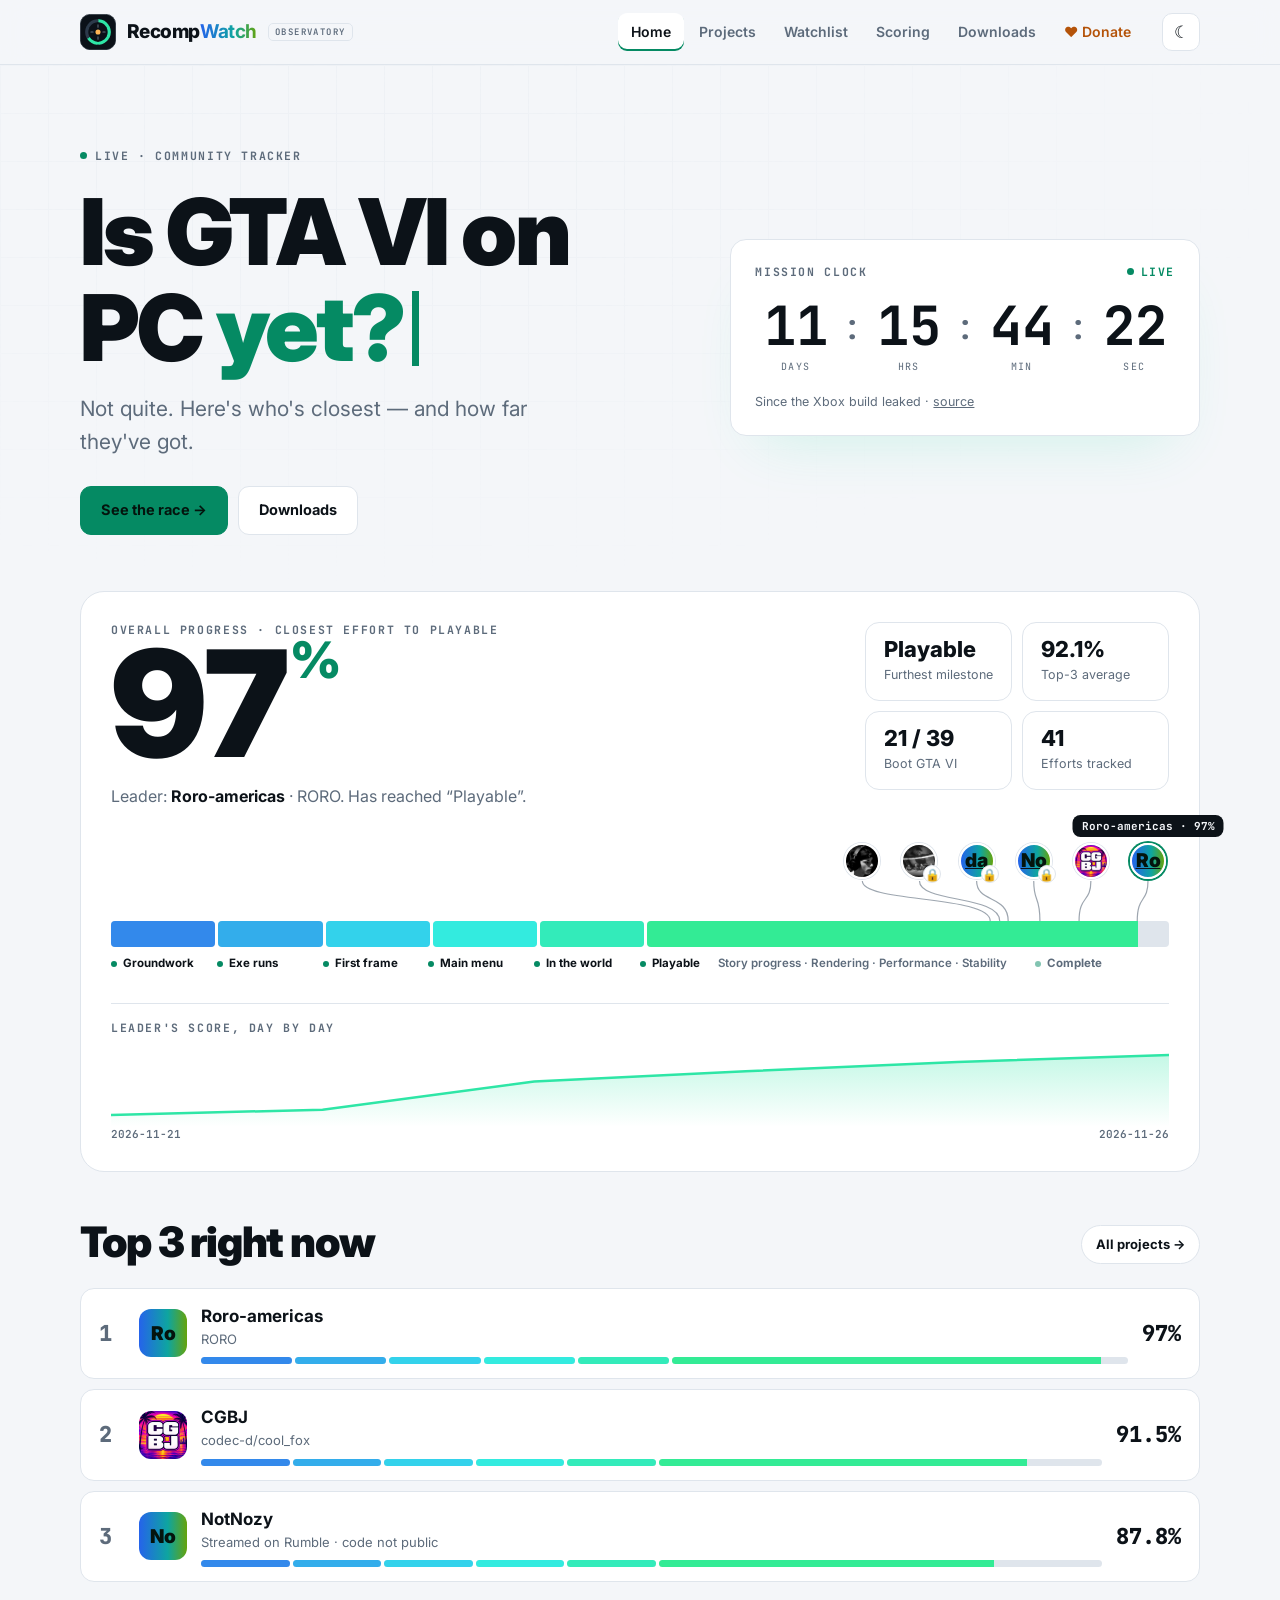
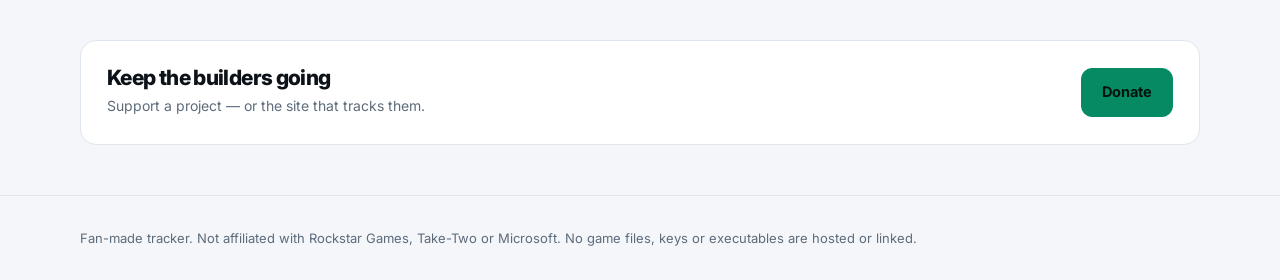
<file: index.html>
<!DOCTYPE html>
<html lang="en"><head><meta charset="utf-8"><meta name="viewport" content="width=device-width, initial-scale=1">
<title>RecompWatch — Is GTA VI on PC yet?</title><meta name="description" content="RecompWatch — live tracker of community efforts to run GTA VI on PC.">
<meta property="og:title" content="Is GTA VI on PC yet?"><meta property="og:description" content="Every serious PC port effort, ranked by real milestones."><meta name="twitter:card" content="summary_large_image">
<link rel="icon" href="assets/favicon.svg" type="image/svg+xml"><link rel="preconnect" href="https://fonts.googleapis.com"><link href="https://fonts.googleapis.com/css2?family=Inter:wght@400;600;700;800;900&family=JetBrains+Mono:wght@500;700&display=swap" rel="stylesheet"><link rel="stylesheet" href="css/styles.css">
</head><body data-page="home">
<script src="data/data.js"></script><script src="js/app.js"></script></body></html>
</file>
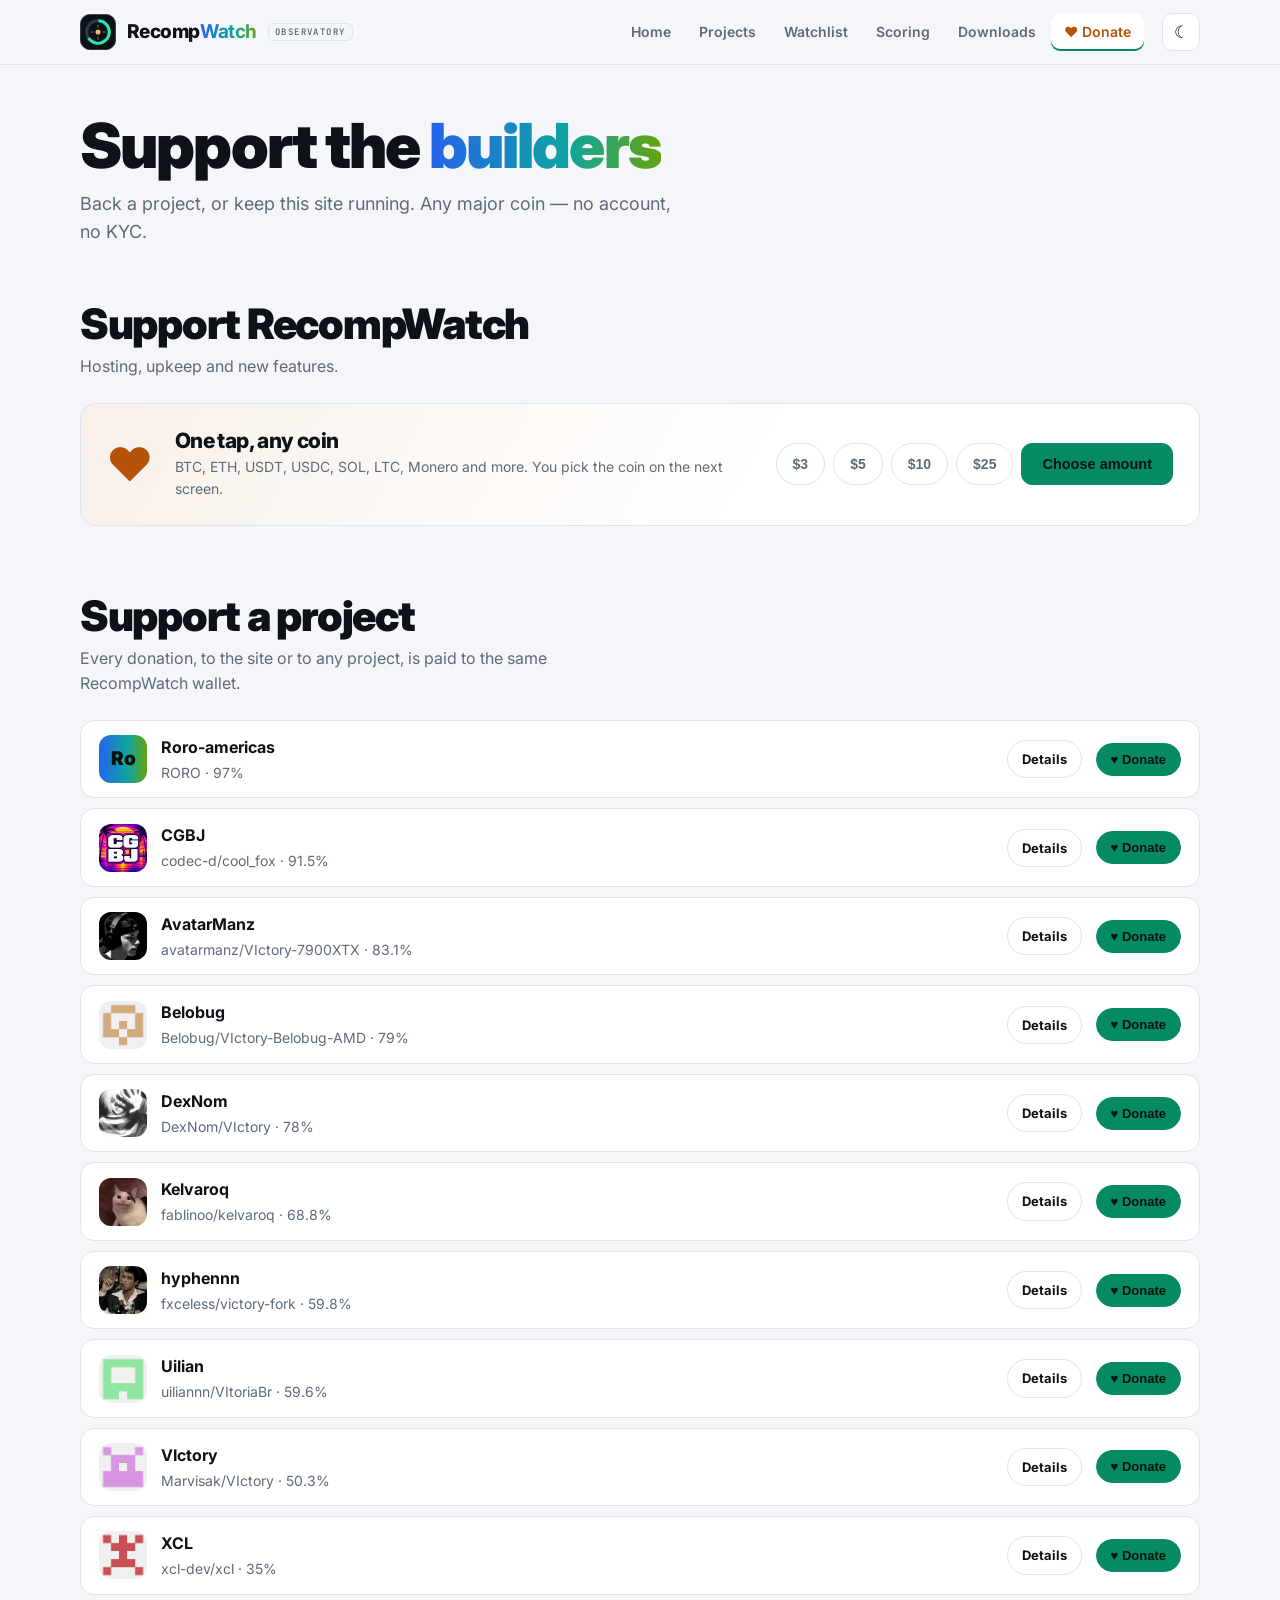
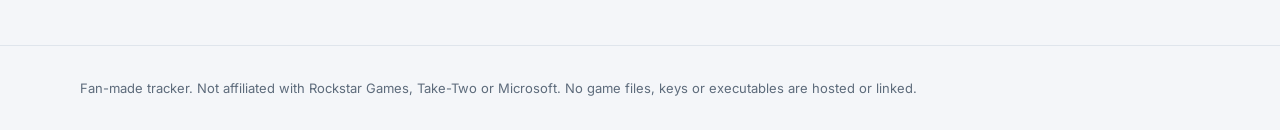
<file: donate.html>
<!DOCTYPE html>
<html lang="en"><head><meta charset="utf-8"><meta name="viewport" content="width=device-width, initial-scale=1">
<title>Donate — RecompWatch</title><meta name="description" content="RecompWatch — live tracker of community efforts to run GTA VI on PC.">
<meta property="og:title" content="Is GTA VI on PC yet?"><meta property="og:description" content="Every serious PC port effort, ranked by real milestones."><meta name="twitter:card" content="summary_large_image">
<link rel="icon" href="assets/favicon.svg" type="image/svg+xml"><link rel="preconnect" href="https://fonts.googleapis.com"><link href="https://fonts.googleapis.com/css2?family=Inter:wght@400;600;700;800;900&family=JetBrains+Mono:wght@500;700&display=swap" rel="stylesheet"><link rel="stylesheet" href="css/styles.css">
</head><body data-page="donate">
<script src="data/data.js"></script><script src="js/app.js"></script></body></html>
</file>
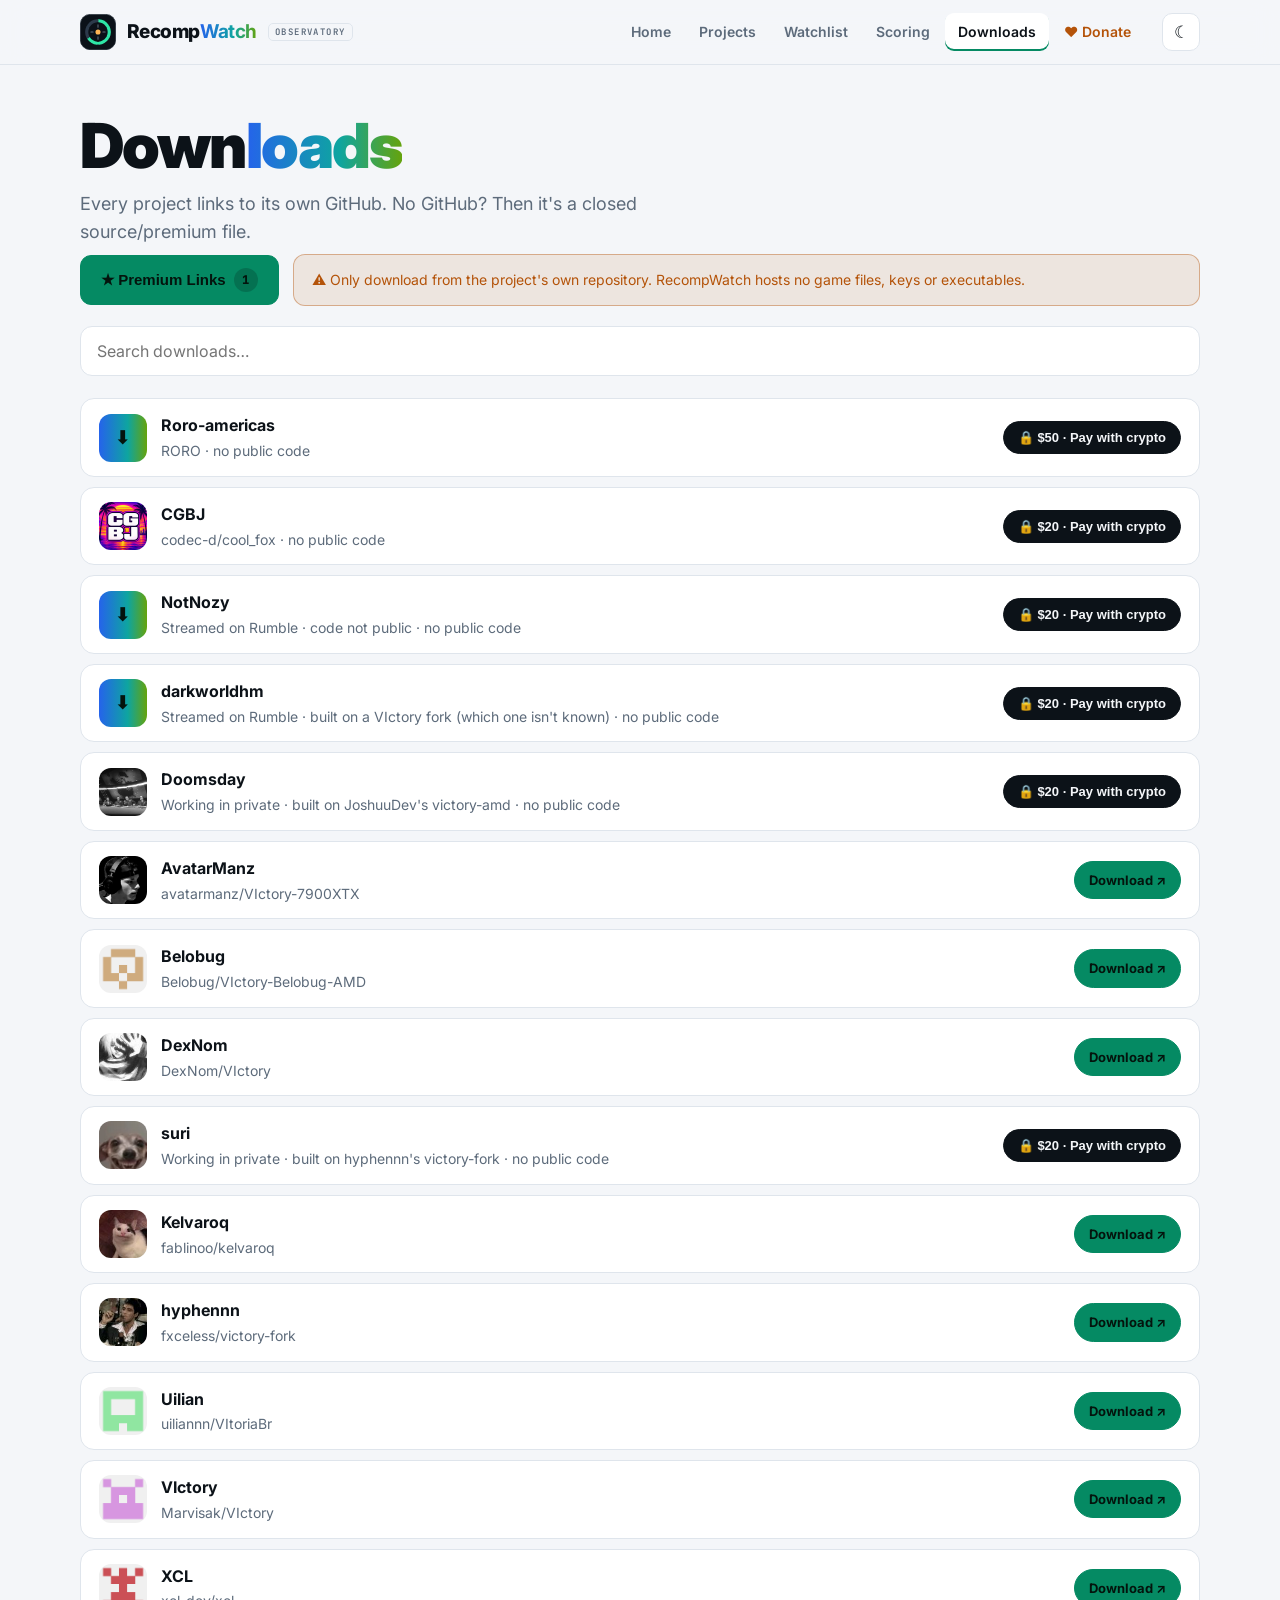
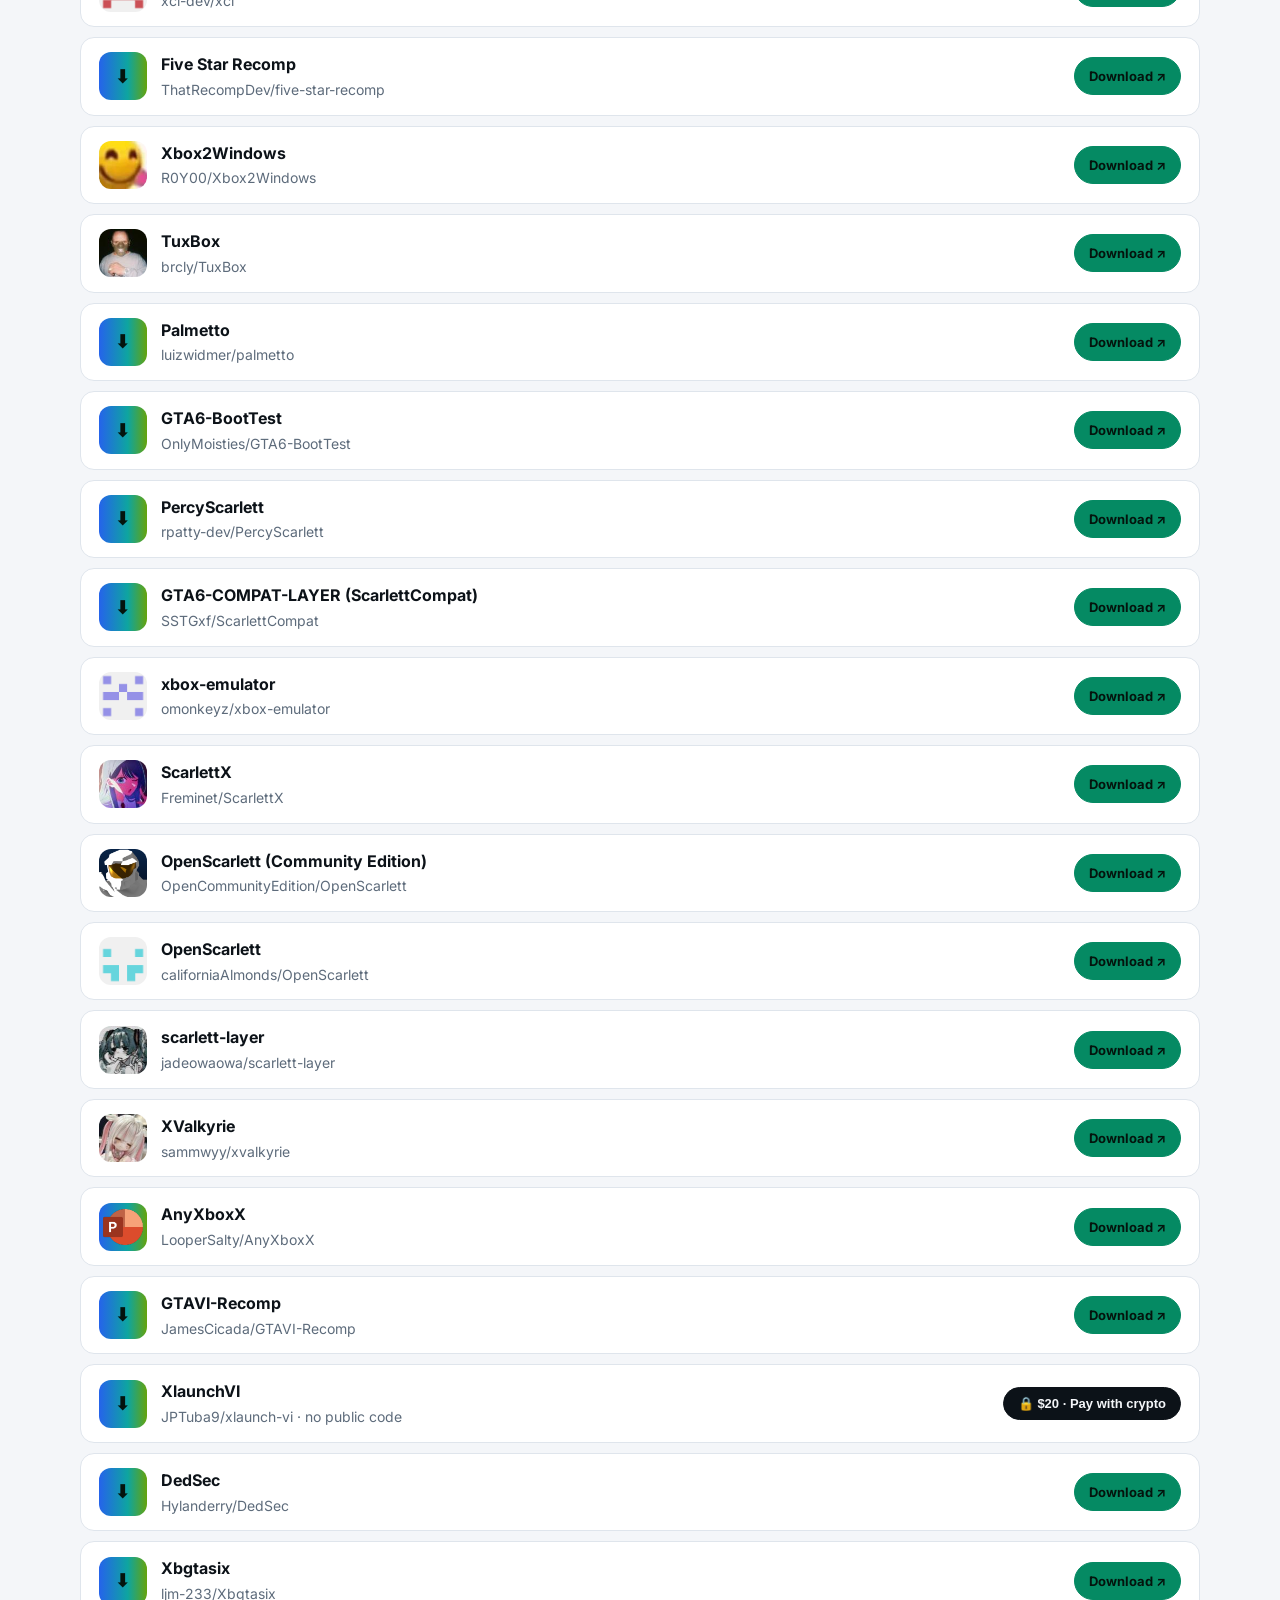
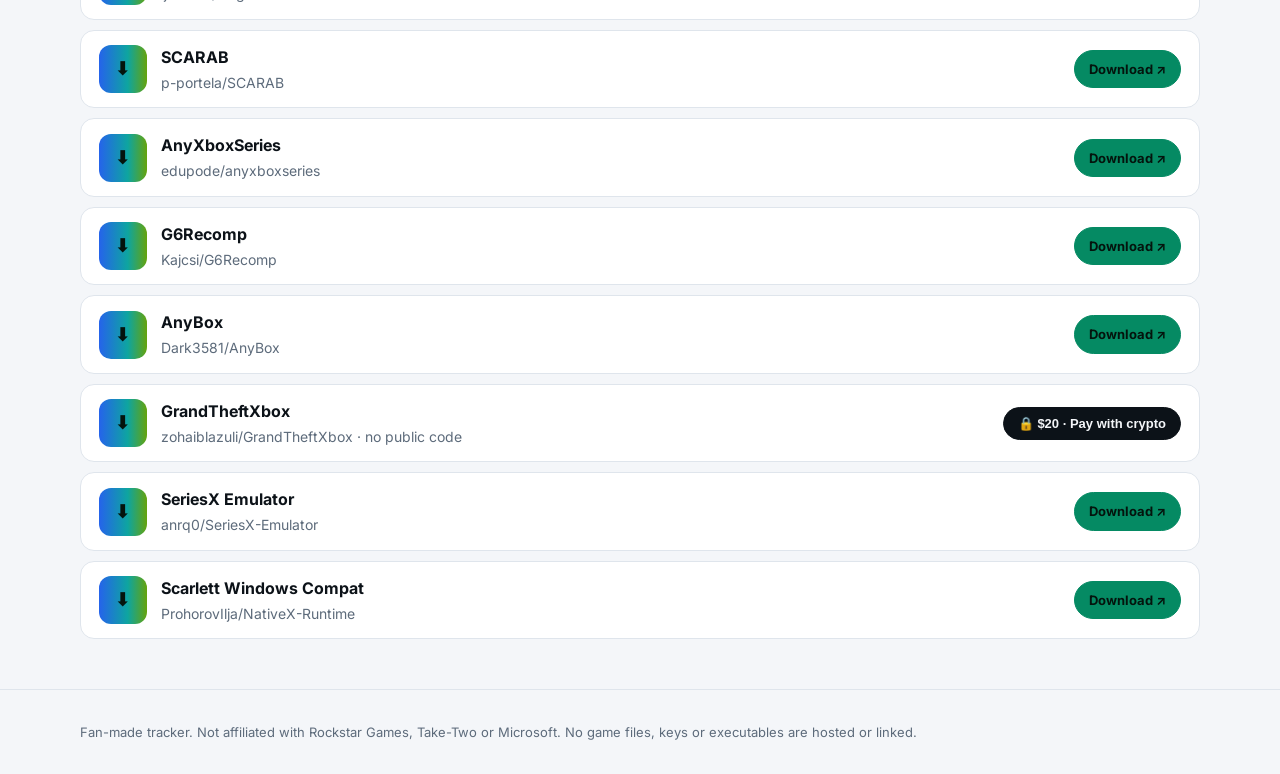
<file: downloads.html>
<!DOCTYPE html>
<html lang="en"><head><meta charset="utf-8"><meta name="viewport" content="width=device-width, initial-scale=1">
<title>Downloads — RecompWatch</title><meta name="description" content="RecompWatch — live tracker of community efforts to run GTA VI on PC.">
<meta property="og:title" content="Is GTA VI on PC yet?"><meta property="og:description" content="Every serious PC port effort, ranked by real milestones."><meta name="twitter:card" content="summary_large_image">
<link rel="icon" href="assets/favicon.svg" type="image/svg+xml"><link rel="preconnect" href="https://fonts.googleapis.com"><link href="https://fonts.googleapis.com/css2?family=Inter:wght@400;600;700;800;900&family=JetBrains+Mono:wght@500;700&display=swap" rel="stylesheet"><link rel="stylesheet" href="css/styles.css">
</head><body data-page="downloads">
<script src="data/data.js"></script><script src="js/app.js"></script></body></html>
</file>
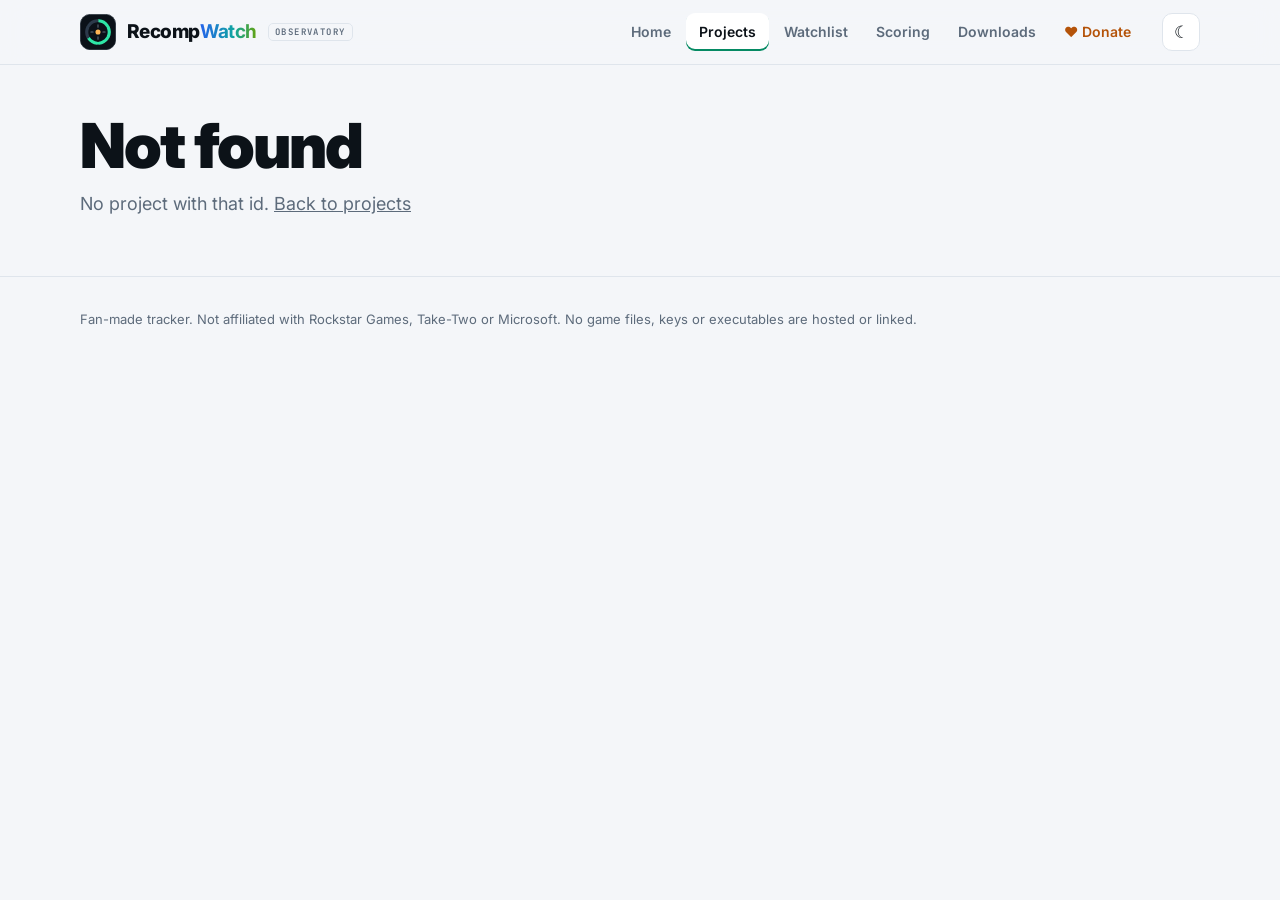
<file: project.html>
<!DOCTYPE html>
<html lang="en"><head><meta charset="utf-8"><meta name="viewport" content="width=device-width, initial-scale=1">
<title>Project — RecompWatch</title><meta name="description" content="RecompWatch — live tracker of community efforts to run GTA VI on PC.">
<meta property="og:title" content="Is GTA VI on PC yet?"><meta property="og:description" content="Every serious PC port effort, ranked by real milestones."><meta name="twitter:card" content="summary_large_image">
<link rel="icon" href="assets/favicon.svg" type="image/svg+xml"><link rel="preconnect" href="https://fonts.googleapis.com"><link href="https://fonts.googleapis.com/css2?family=Inter:wght@400;600;700;800;900&family=JetBrains+Mono:wght@500;700&display=swap" rel="stylesheet"><link rel="stylesheet" href="css/styles.css">
</head><body data-page="project">
<script src="data/data.js"></script><script src="js/app.js"></script></body></html>
</file>
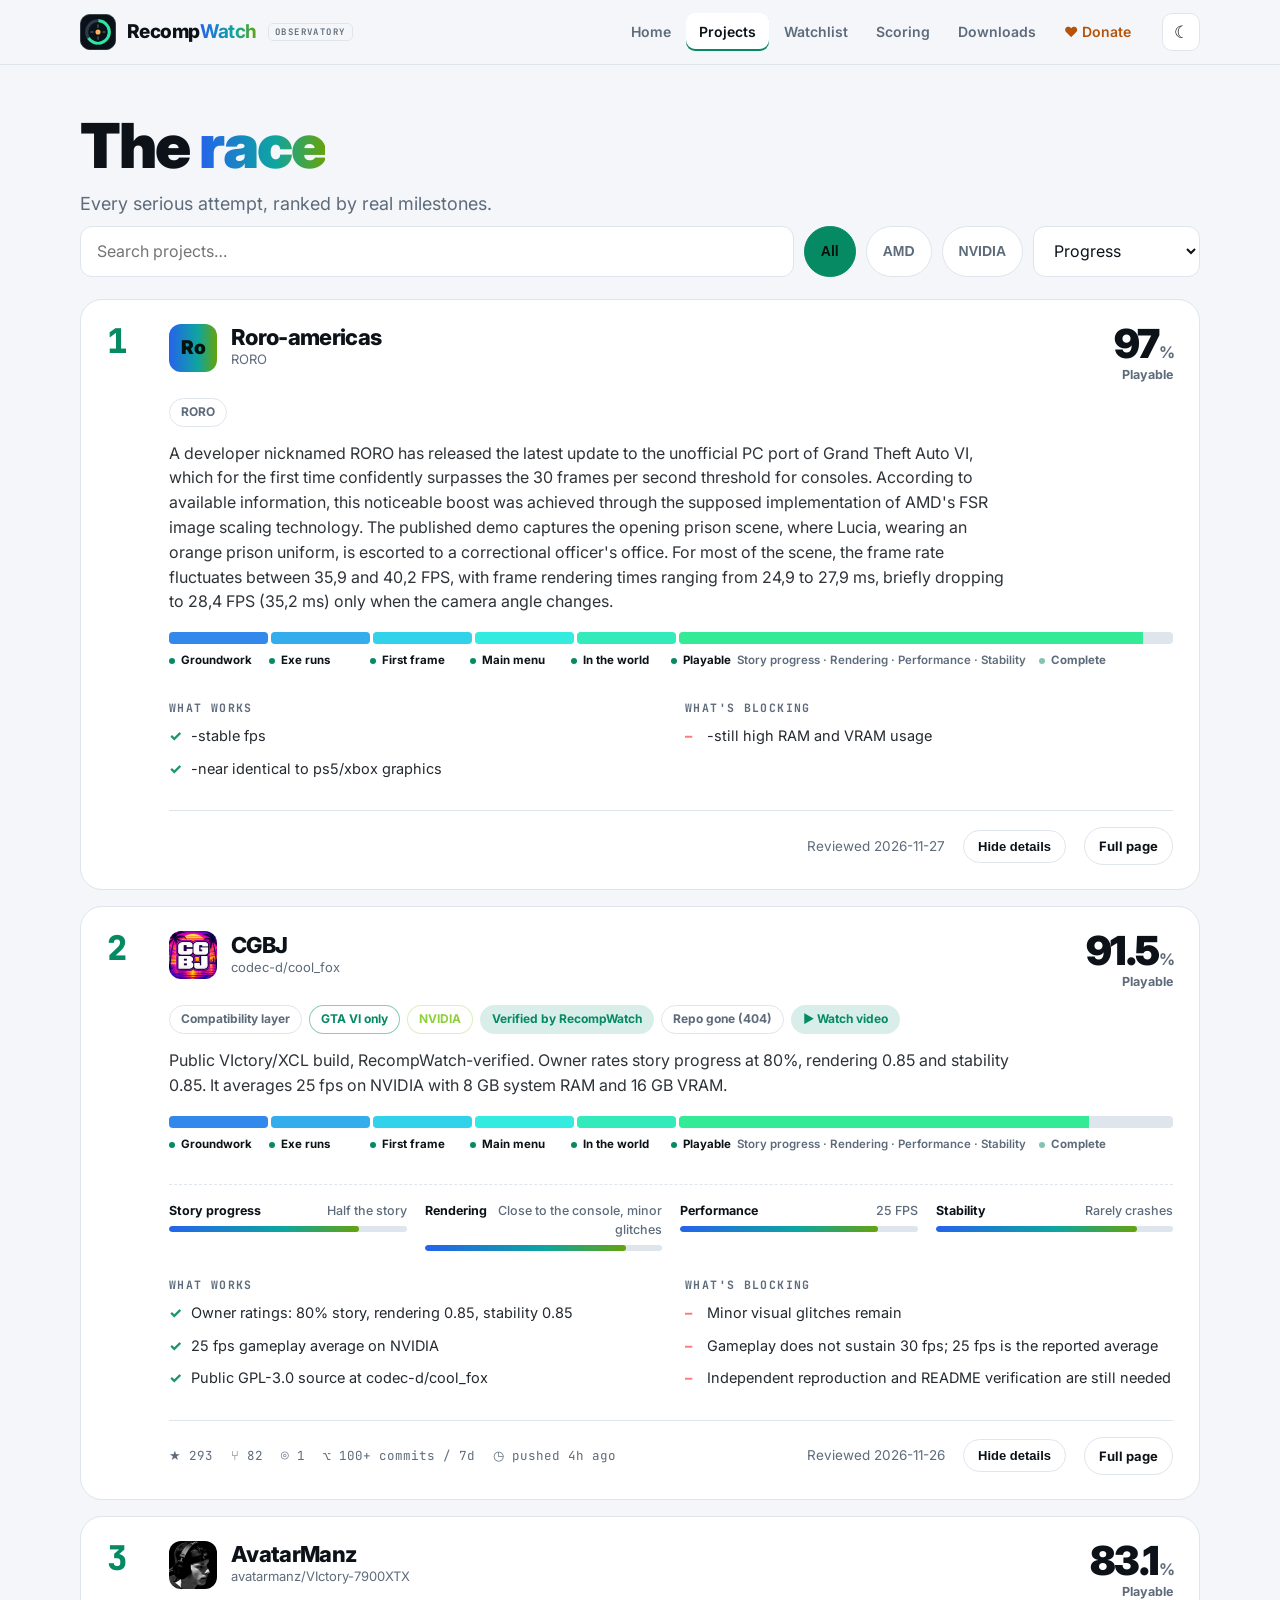
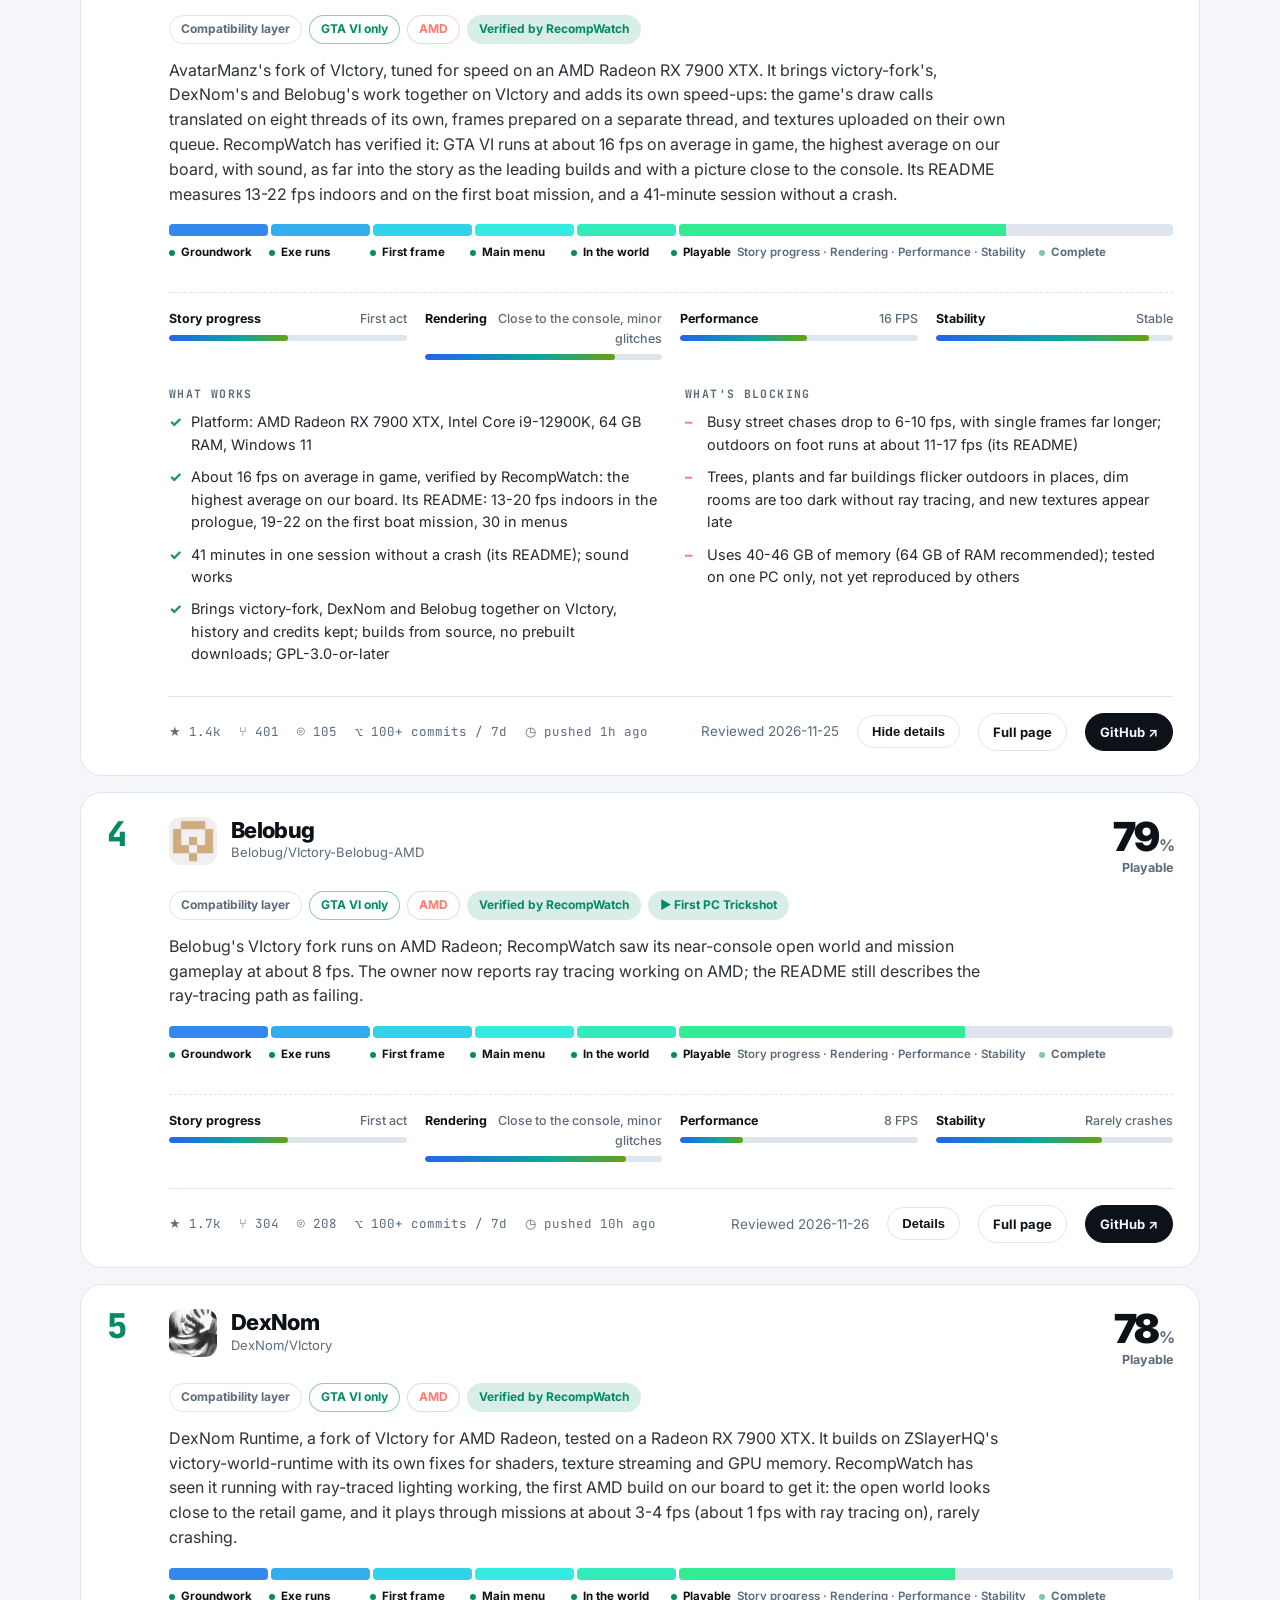
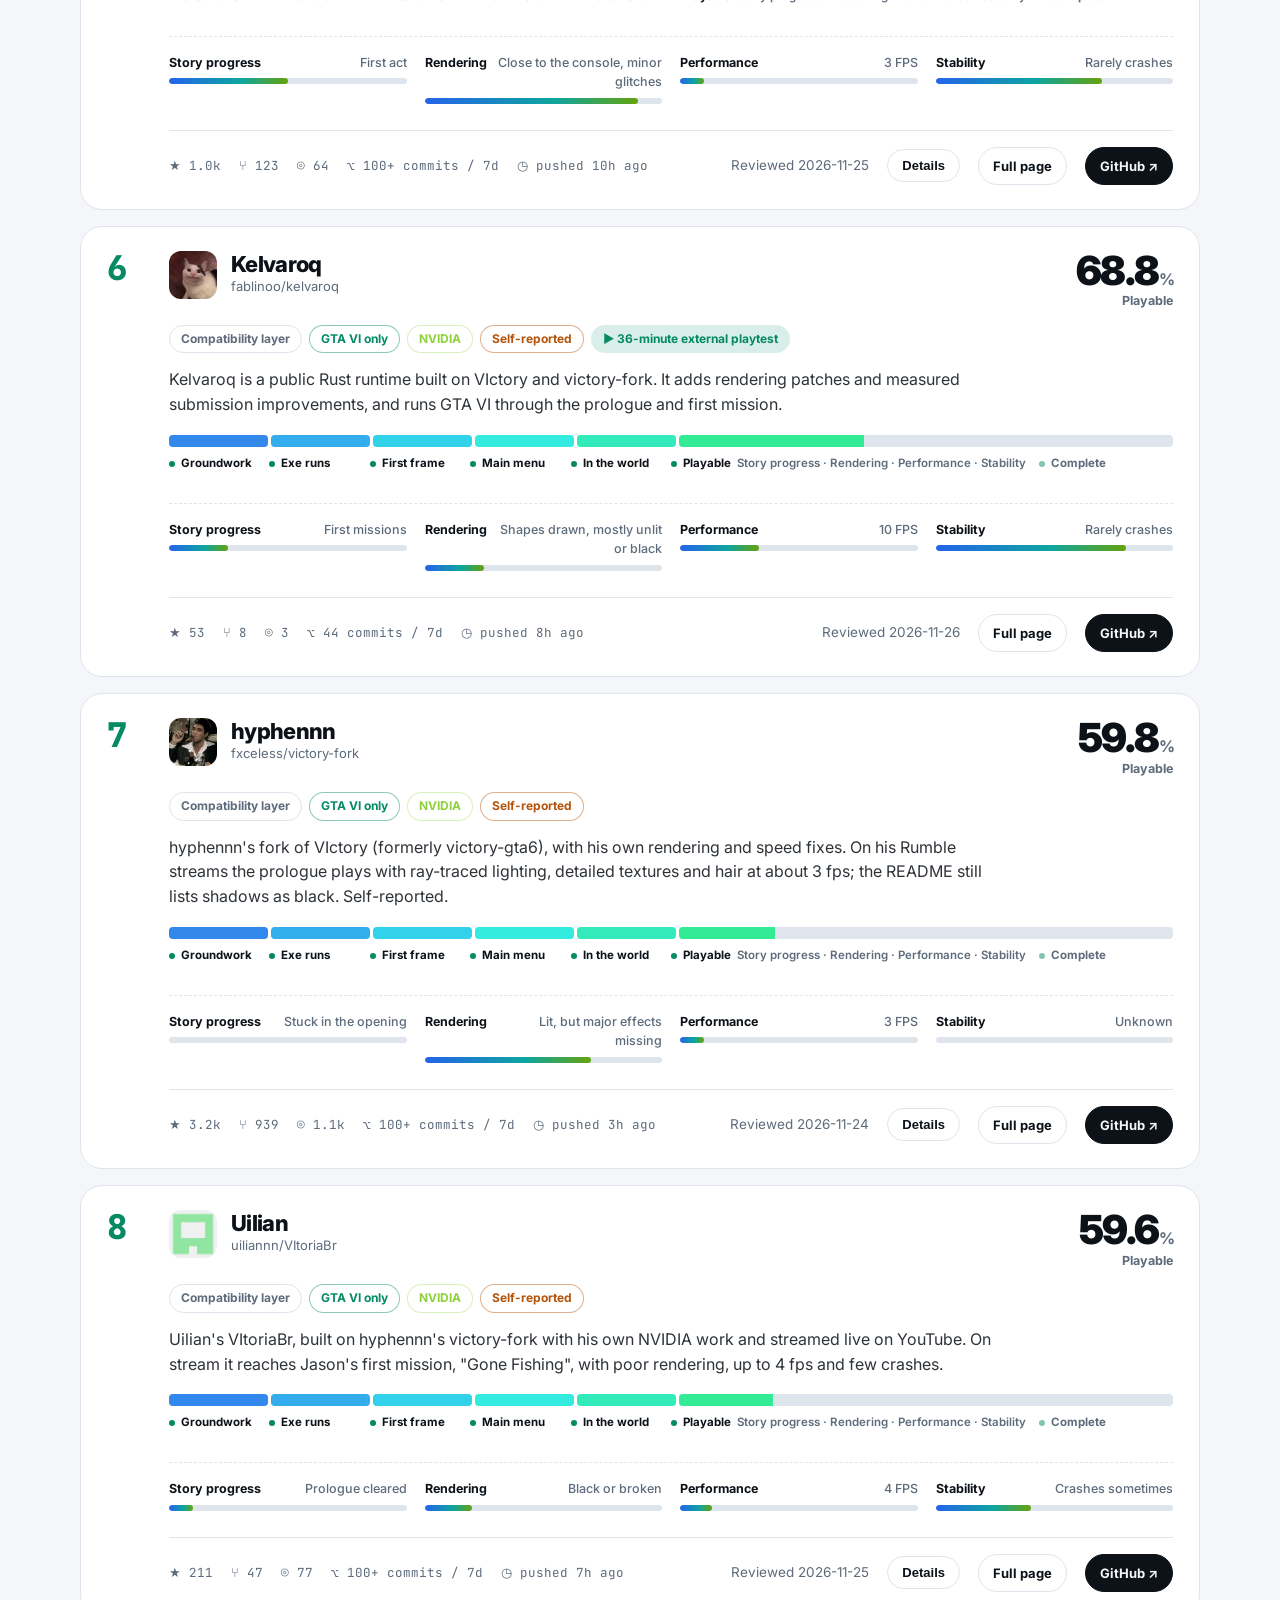
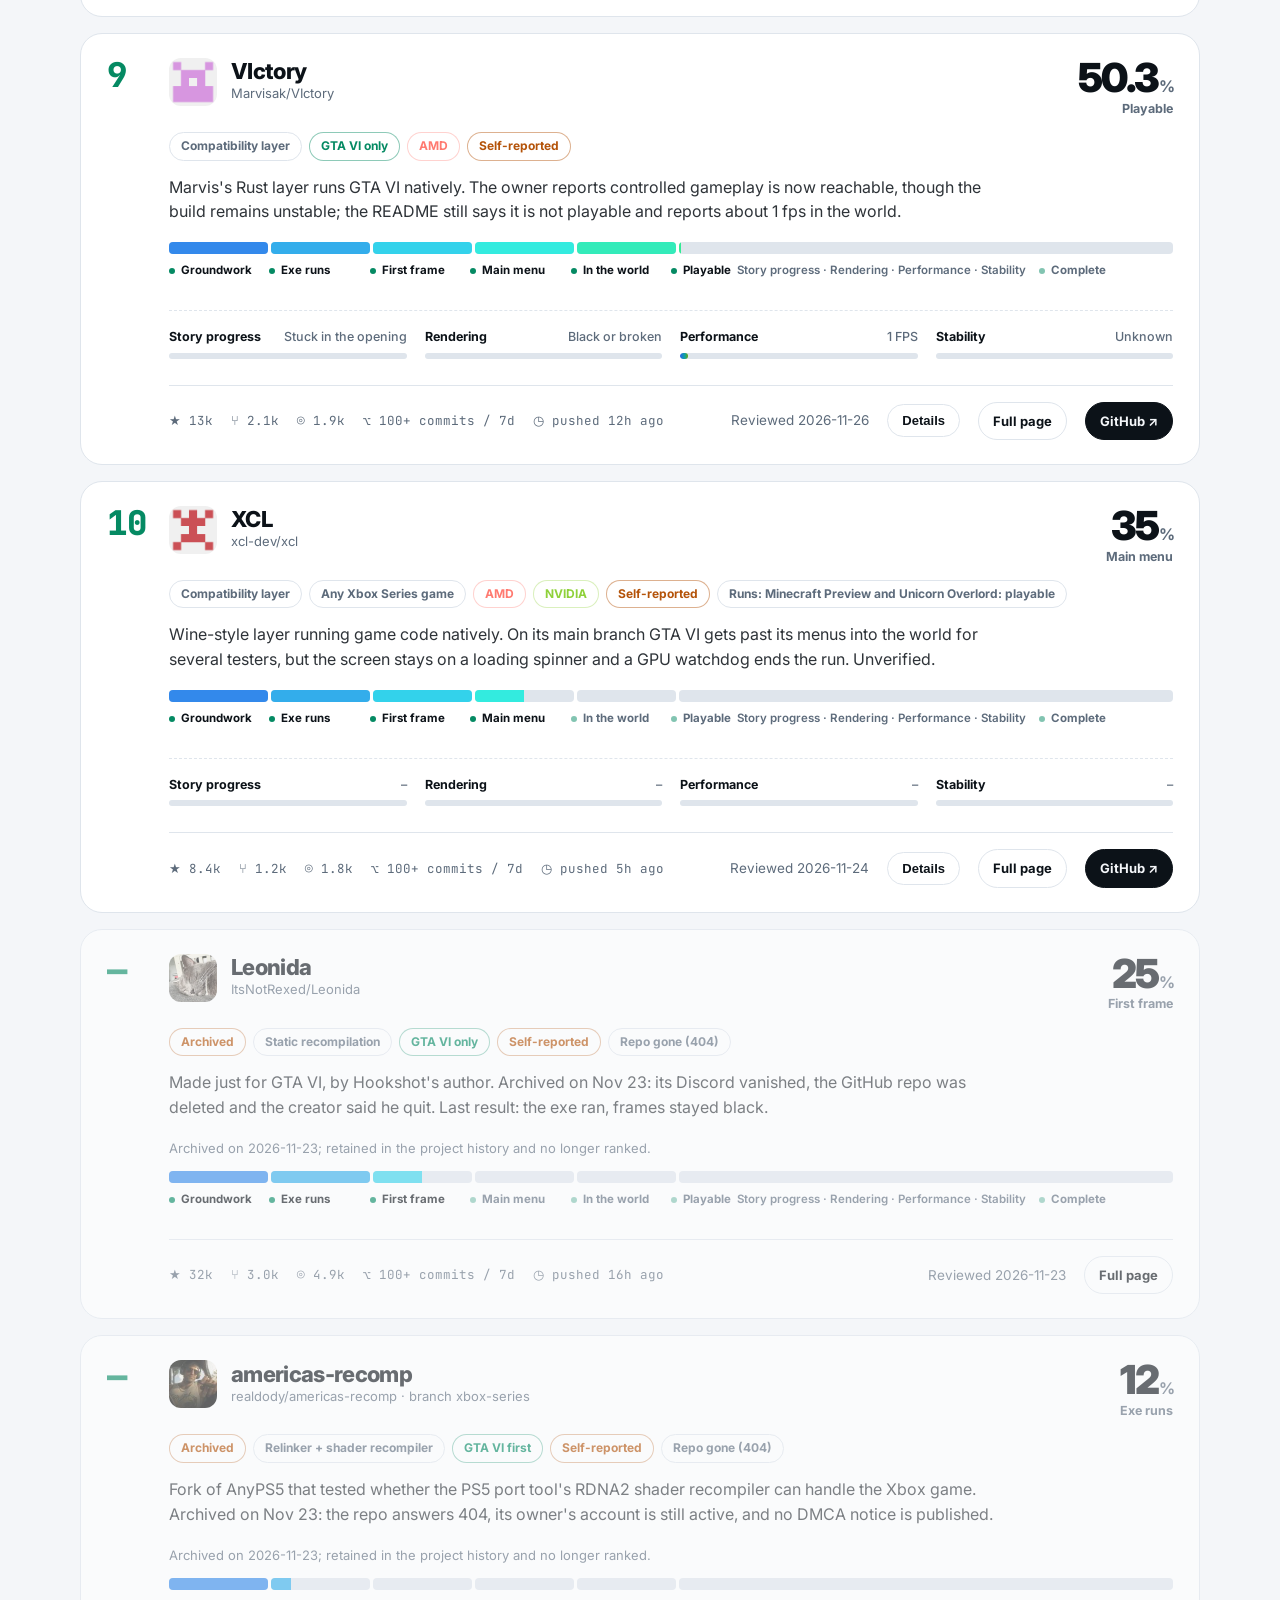
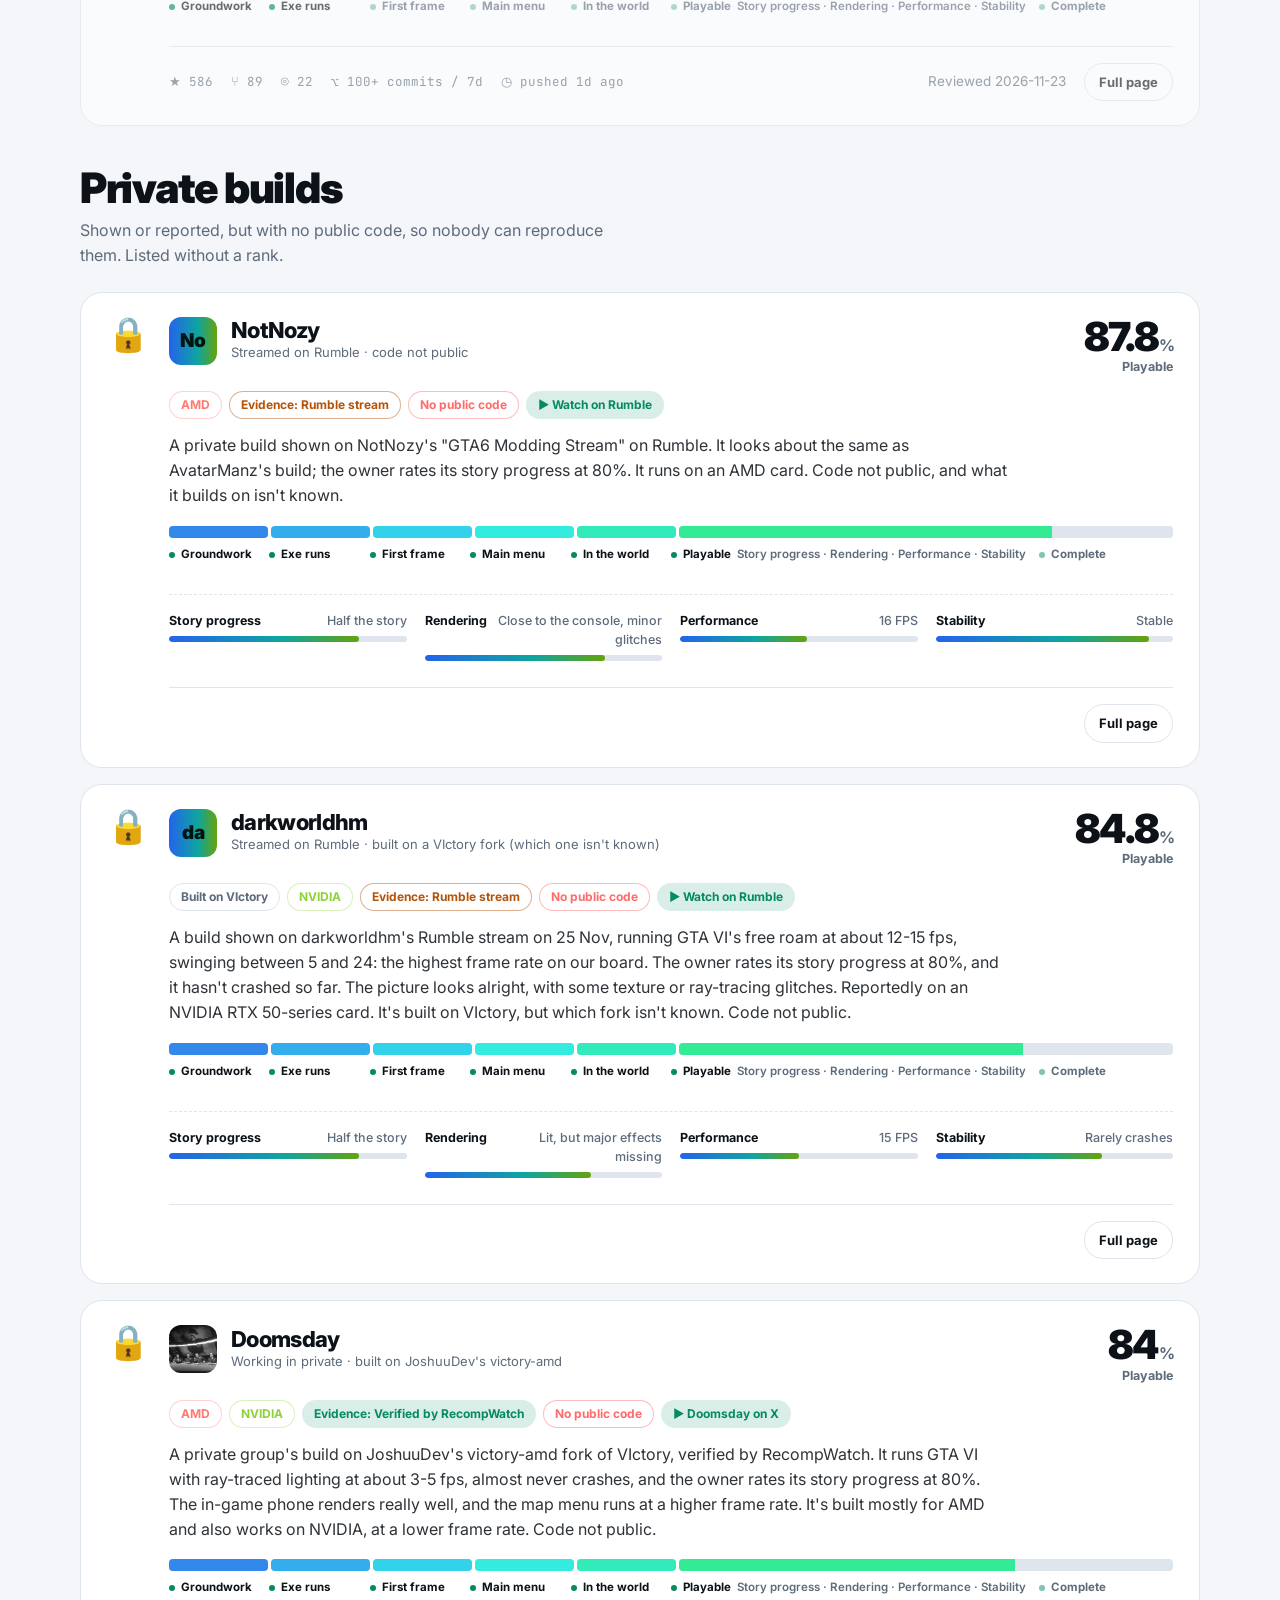
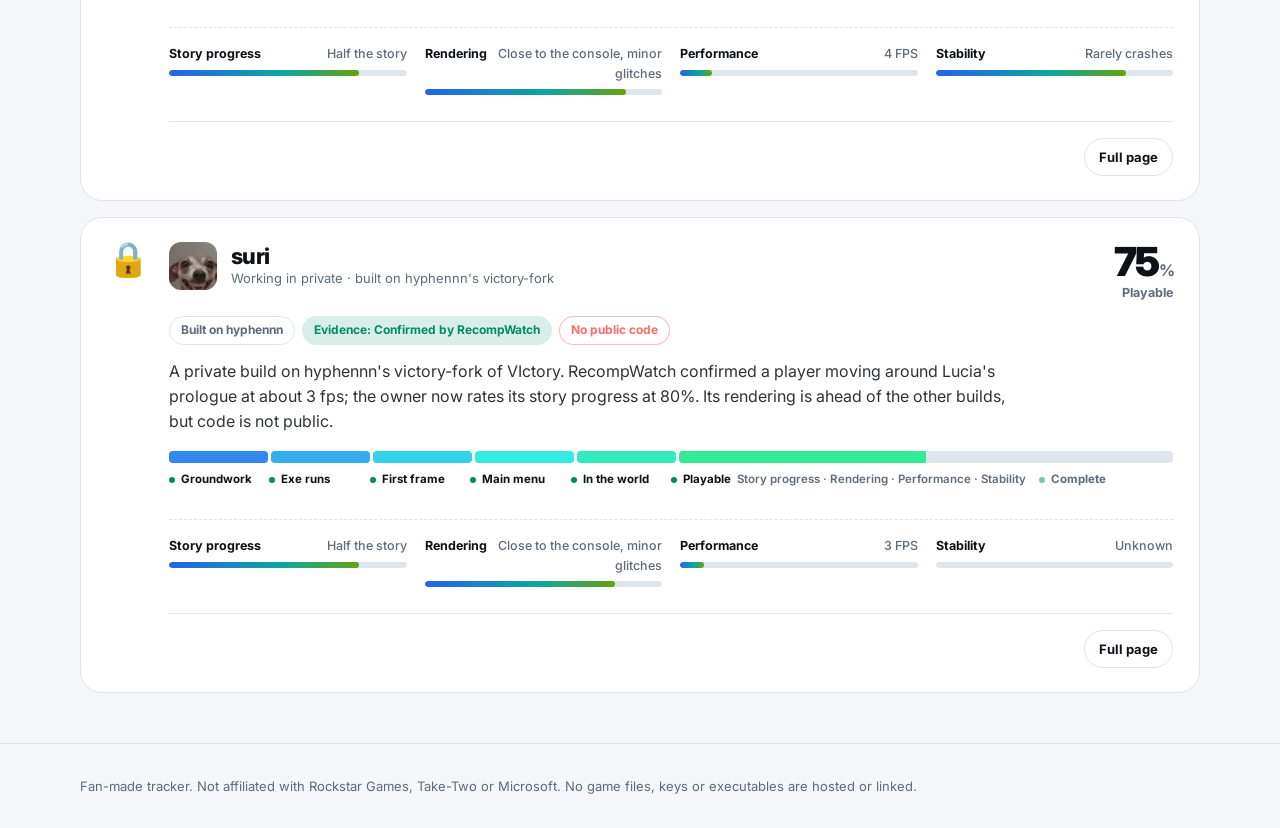
<file: projects.html>
<!DOCTYPE html>
<html lang="en"><head><meta charset="utf-8"><meta name="viewport" content="width=device-width, initial-scale=1">
<title>Projects — RecompWatch</title><meta name="description" content="RecompWatch — live tracker of community efforts to run GTA VI on PC.">
<meta property="og:title" content="Is GTA VI on PC yet?"><meta property="og:description" content="Every serious PC port effort, ranked by real milestones."><meta name="twitter:card" content="summary_large_image">
<link rel="icon" href="assets/favicon.svg" type="image/svg+xml"><link rel="preconnect" href="https://fonts.googleapis.com"><link href="https://fonts.googleapis.com/css2?family=Inter:wght@400;600;700;800;900&family=JetBrains+Mono:wght@500;700&display=swap" rel="stylesheet"><link rel="stylesheet" href="css/styles.css">
</head><body data-page="projects">
<script src="data/data.js"></script><script src="js/app.js"></script></body></html>
</file>
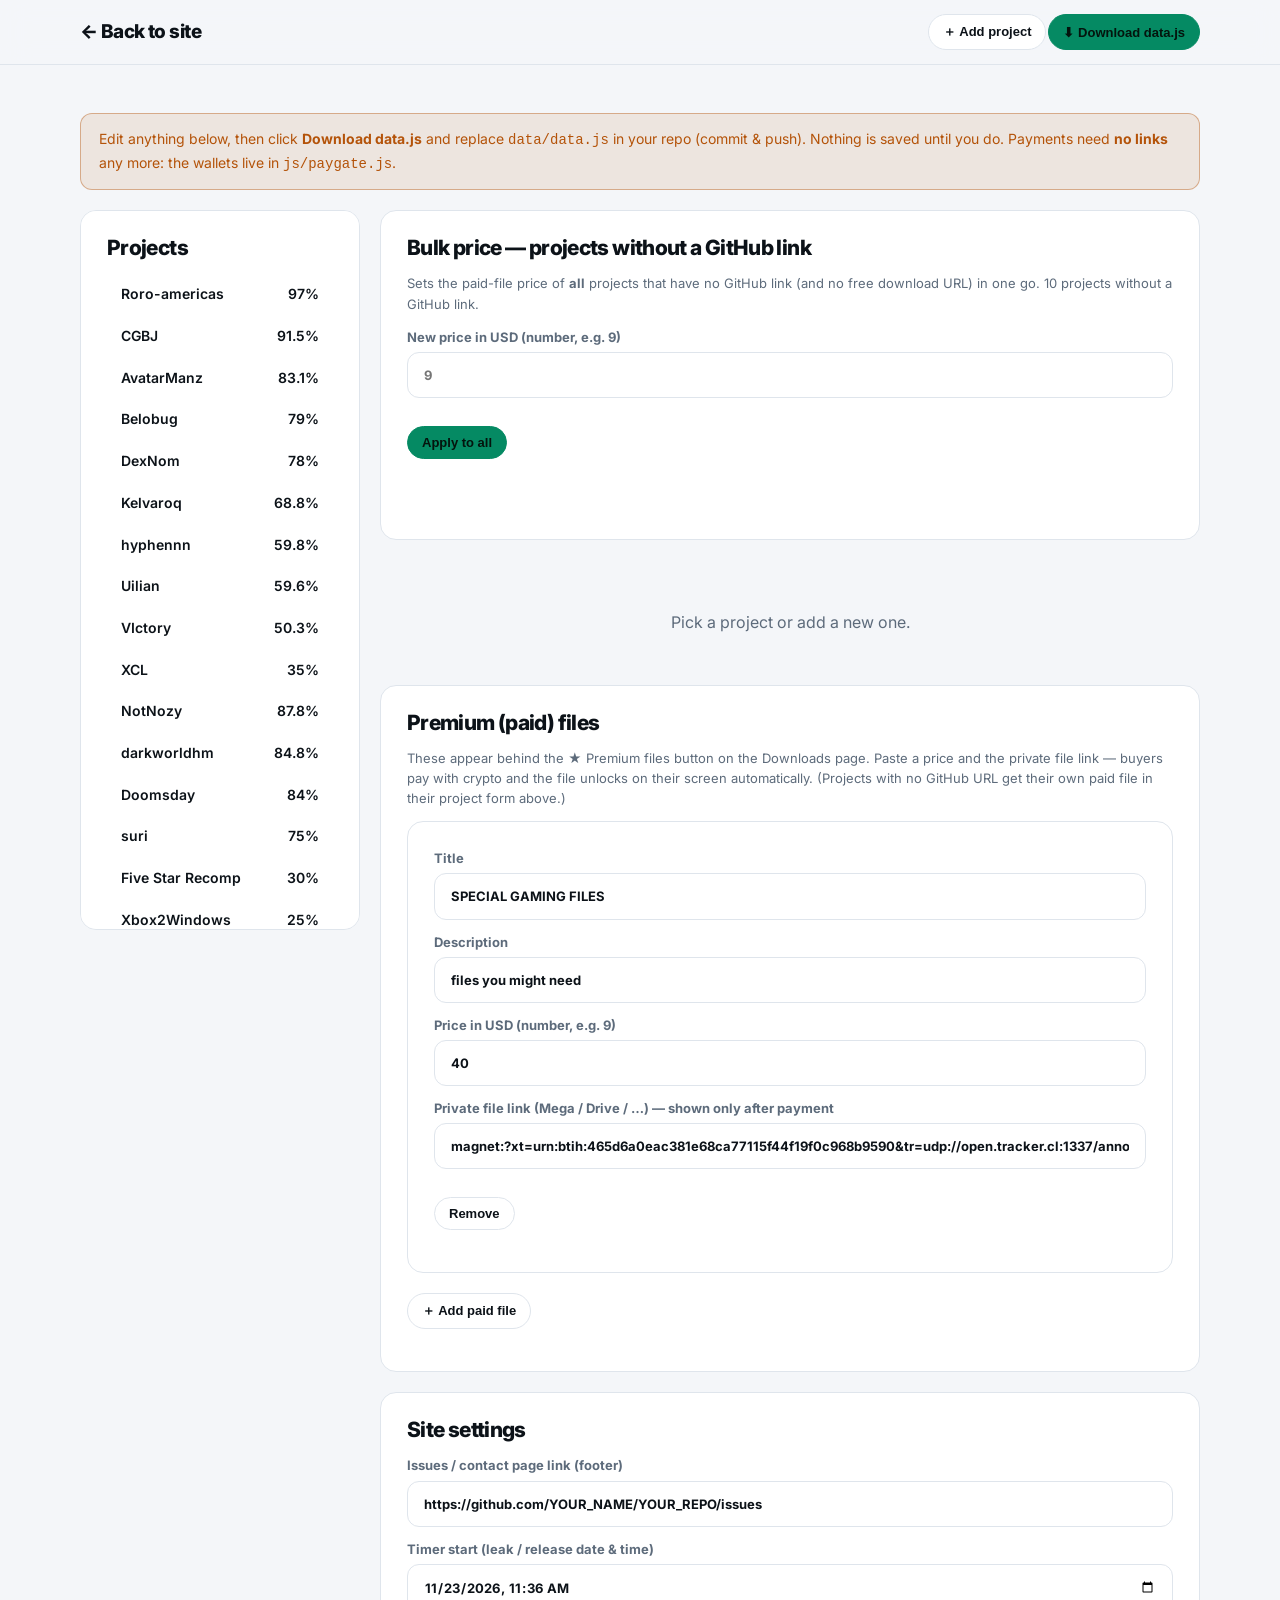
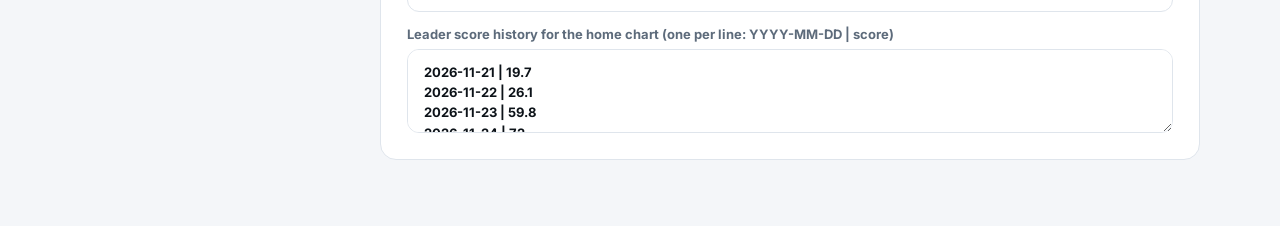
<file: rw-1edb0dacd2a9669707-panel.html>
<!DOCTYPE html>
<html lang="en"><head><meta charset="utf-8"><meta name="viewport" content="width=device-width, initial-scale=1"><meta name="robots" content="noindex">
<title>Admin — RecompWatch</title><link rel="icon" href="assets/favicon.svg"><link rel="preconnect" href="https://fonts.googleapis.com"><link href="https://fonts.googleapis.com/css2?family=Inter:wght@400;600;700;800;900&family=JetBrains+Mono:wght@500;700&display=swap" rel="stylesheet"><link rel="stylesheet" href="css/styles.css"></head><body data-page="admin">
<script src="data/data.js"></script>
<header class="nav"><div class="wrap"><a class="brand" href="index.html">← Back to site</a><nav class="links"><button class="btn sm" id="add">＋ Add project</button><button class="btn sm pri" id="dl">⬇ Download data.js</button></nav></div></header>
<main class="wrap sec"><div class="note">Edit anything below, then click <b>Download data.js</b> and replace <code>data/data.js</code> in your repo (commit &amp; push). Nothing is saved until you do. Payments need <b>no links</b> any more: the wallets live in <code>js/paygate.js</code>.</div>
<div class="adm"><div class="box list"><h3>Projects</h3><div id="pl"></div></div><div><div class="box"><h3>Bulk price — projects without a GitHub link</h3><p class="by">Sets the paid-file price of <b>all</b> projects that have no GitHub link (and no free download URL) in one go. <span id="bcount"></span>.</p><div class="f"><label>New price in USD (number, e.g. 9)<input id="bprice" type="number" min="0.01" step="0.01" inputmode="decimal" placeholder="9"></label><p><button type="button" class="btn sm pri" id="bgo">Apply to all</button></p><p class="by" id="bmsg"></p></div></div><div id="fm"></div>
<div class="box"><h3>Premium (paid) files</h3><p class="by">These appear behind the ★ Premium files button on the Downloads page. Paste a price and the private file link — buyers pay with crypto and the file unlocks on their screen automatically. (Projects with no GitHub URL get their own paid file in their project form above.)</p><div id="paid"></div><p><button class="btn sm" id="addpaid">＋ Add paid file</button></p></div>
<div class="box"><h3>Site settings</h3><div class="f">
<label>Issues / contact page link (footer)<input id="iss" placeholder="https://github.com/YOU/REPO/issues"></label>
<label>Timer start (leak / release date &amp; time)<input type="datetime-local" id="sd"></label>
<label>Leader score history for the home chart (one per line: YYYY-MM-DD | score)<textarea id="hist"></textarea></label></div></div></div></div></main>
<script src="js/p-5f0a9cd14bfb11.js"></script></body></html>
</file>
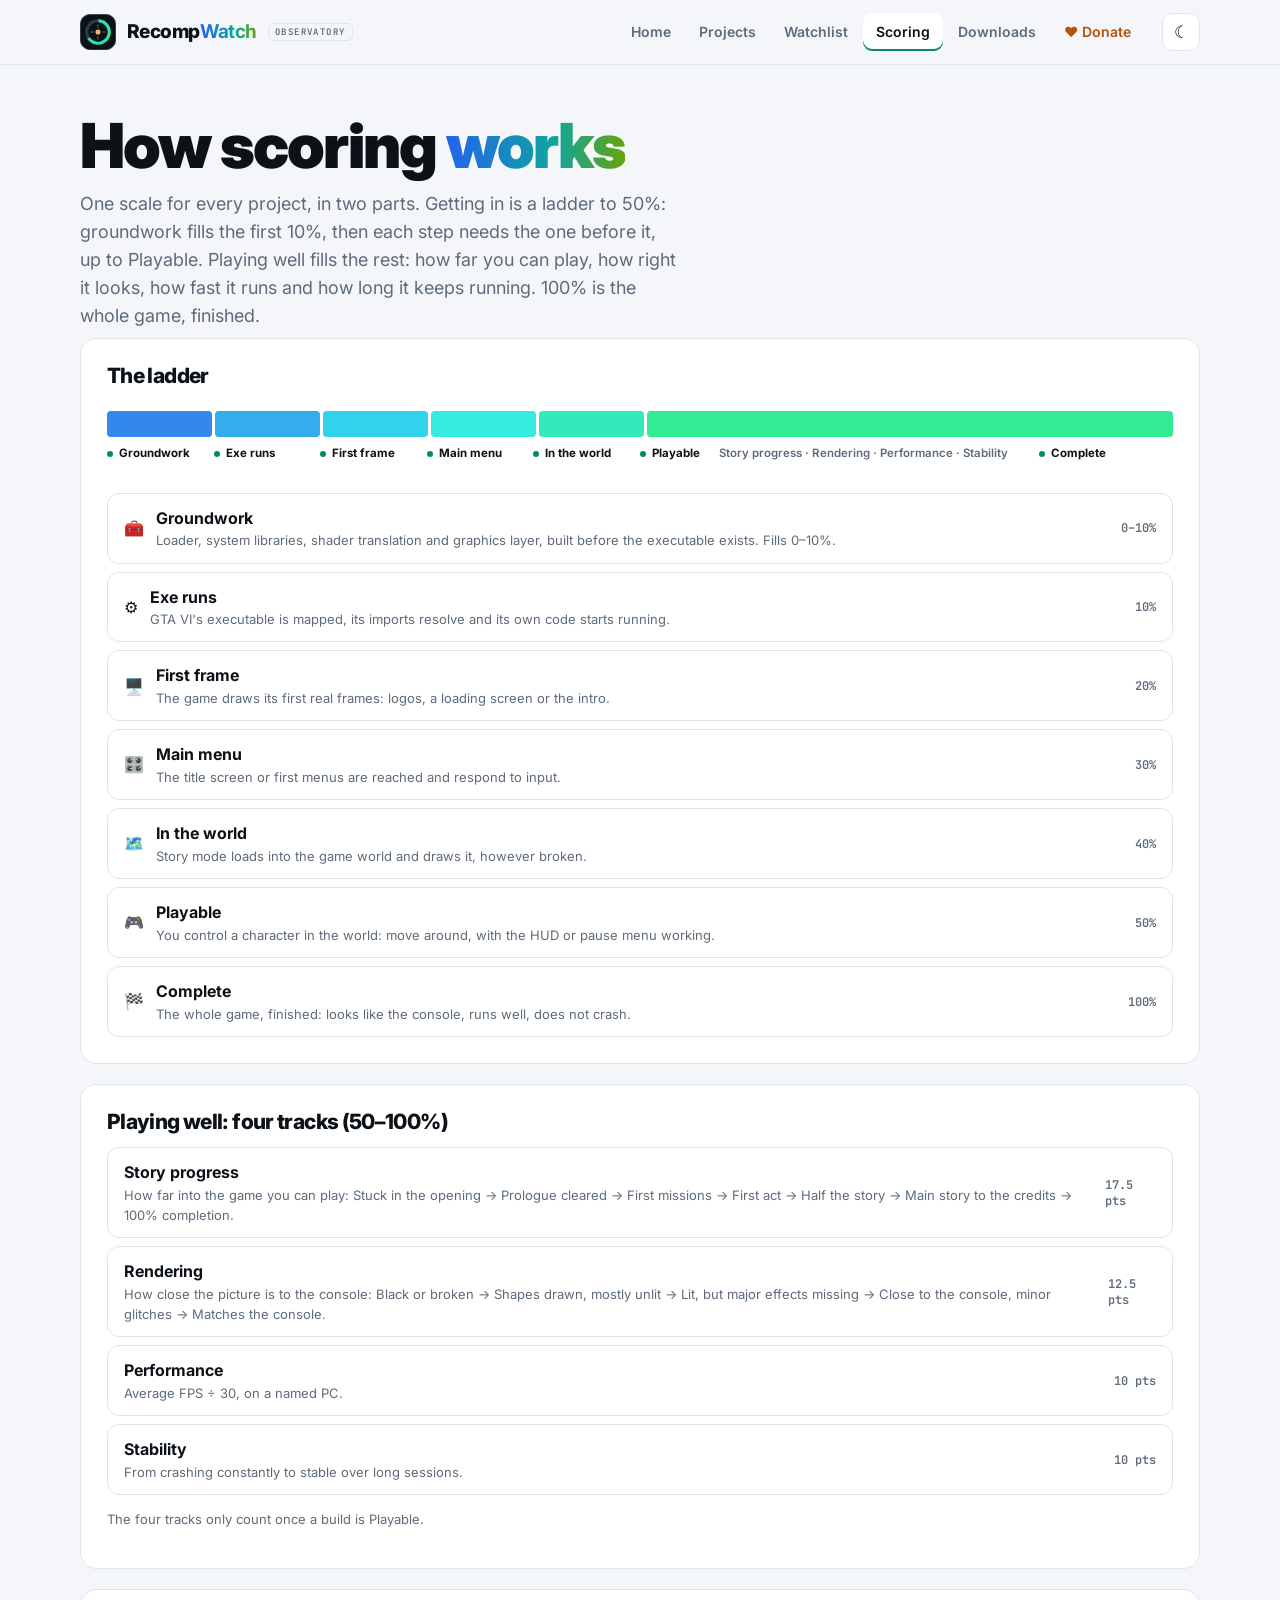
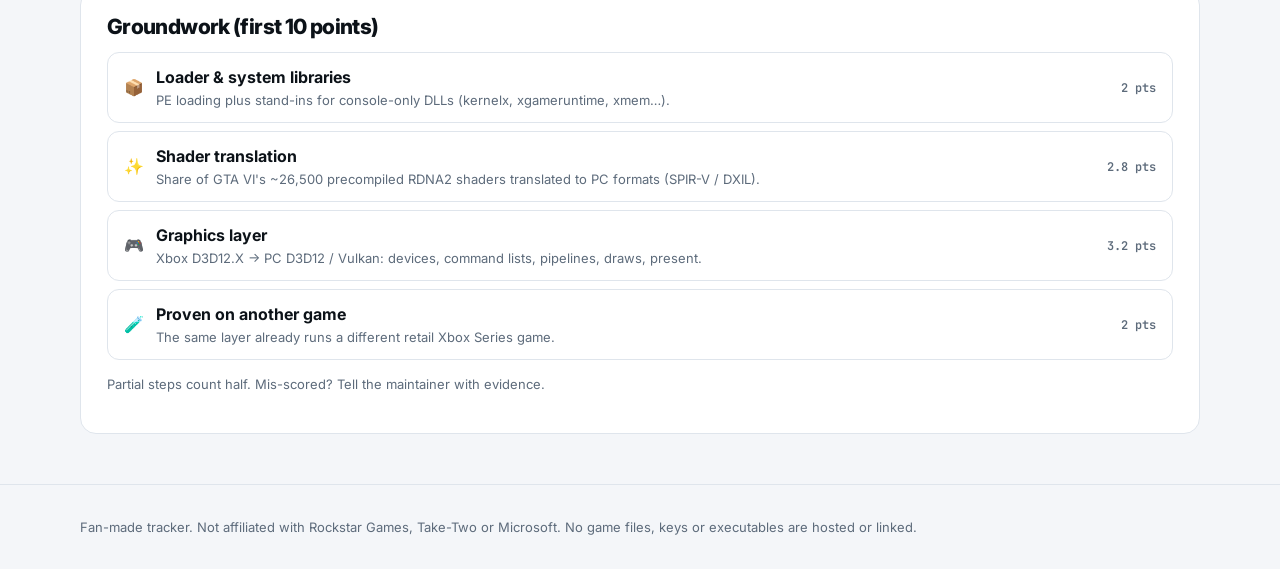
<file: scoring.html>
<!DOCTYPE html>
<html lang="en"><head><meta charset="utf-8"><meta name="viewport" content="width=device-width, initial-scale=1">
<title>Scoring — RecompWatch</title><meta name="description" content="RecompWatch — live tracker of community efforts to run GTA VI on PC.">
<meta property="og:title" content="Is GTA VI on PC yet?"><meta property="og:description" content="Every serious PC port effort, ranked by real milestones."><meta name="twitter:card" content="summary_large_image">
<link rel="icon" href="assets/favicon.svg" type="image/svg+xml"><link rel="preconnect" href="https://fonts.googleapis.com"><link href="https://fonts.googleapis.com/css2?family=Inter:wght@400;600;700;800;900&family=JetBrains+Mono:wght@500;700&display=swap" rel="stylesheet"><link rel="stylesheet" href="css/styles.css">
</head><body data-page="scoring">
<script src="data/data.js"></script><script src="js/app.js"></script></body></html>
</file>
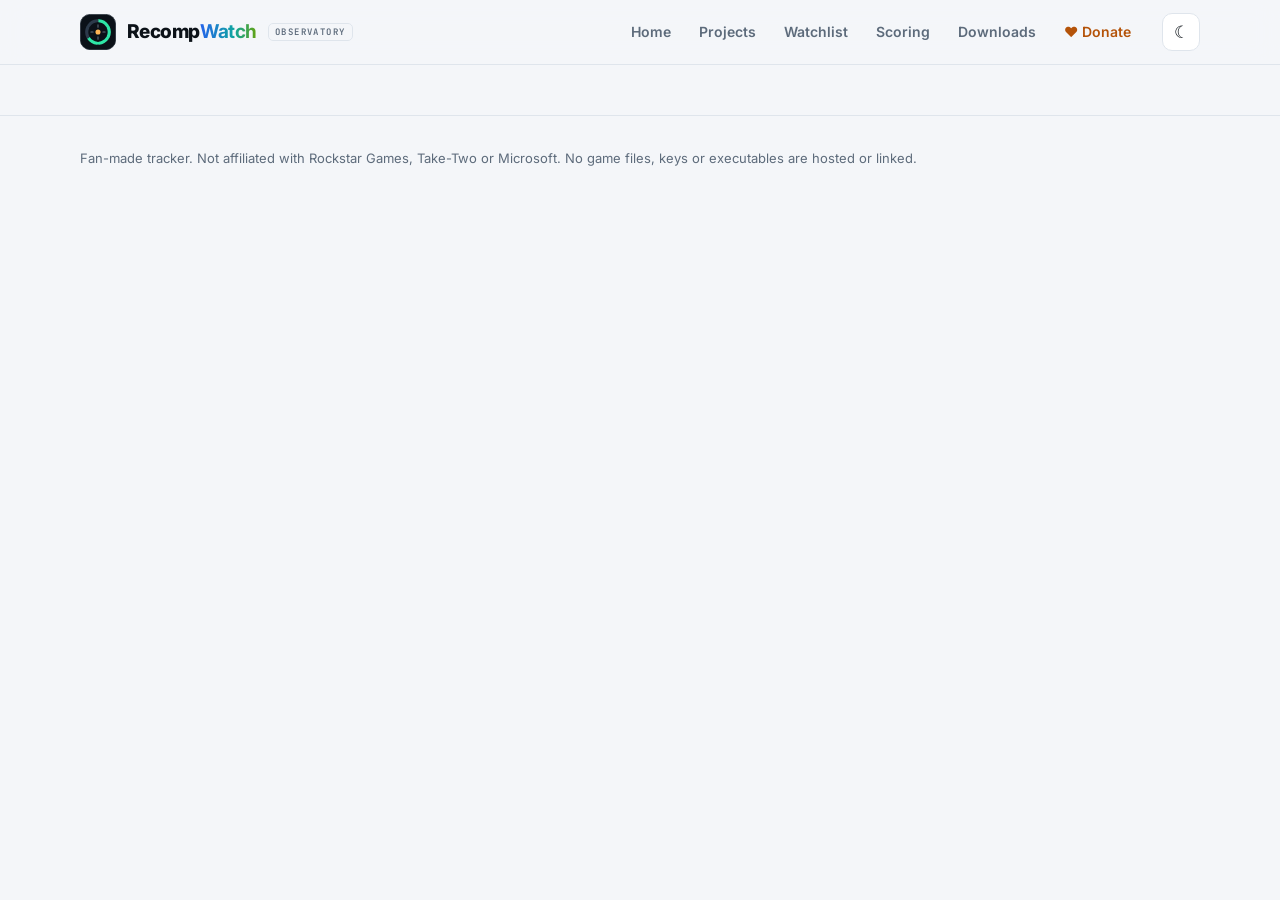
<file: toolkit.html>
<!DOCTYPE html>
<html lang="en"><head><meta charset="utf-8"><meta name="viewport" content="width=device-width, initial-scale=1">
<title>Toolkit — RecompWatch</title><meta name="description" content="RecompWatch — live tracker of community efforts to run GTA VI on PC.">
<meta property="og:title" content="Is GTA VI on PC yet?"><meta property="og:description" content="Every serious PC port effort, ranked by real milestones."><meta name="twitter:card" content="summary_large_image">
<link rel="icon" href="assets/favicon.svg" type="image/svg+xml"><link rel="preconnect" href="https://fonts.googleapis.com"><link href="https://fonts.googleapis.com/css2?family=Inter:wght@400;600;700;800;900&family=JetBrains+Mono:wght@500;700&display=swap" rel="stylesheet"><link rel="stylesheet" href="css/styles.css">
</head><body data-page="toolkit">
<script src="data/data.js"></script><script src="js/app.js"></script></body></html>
</file>
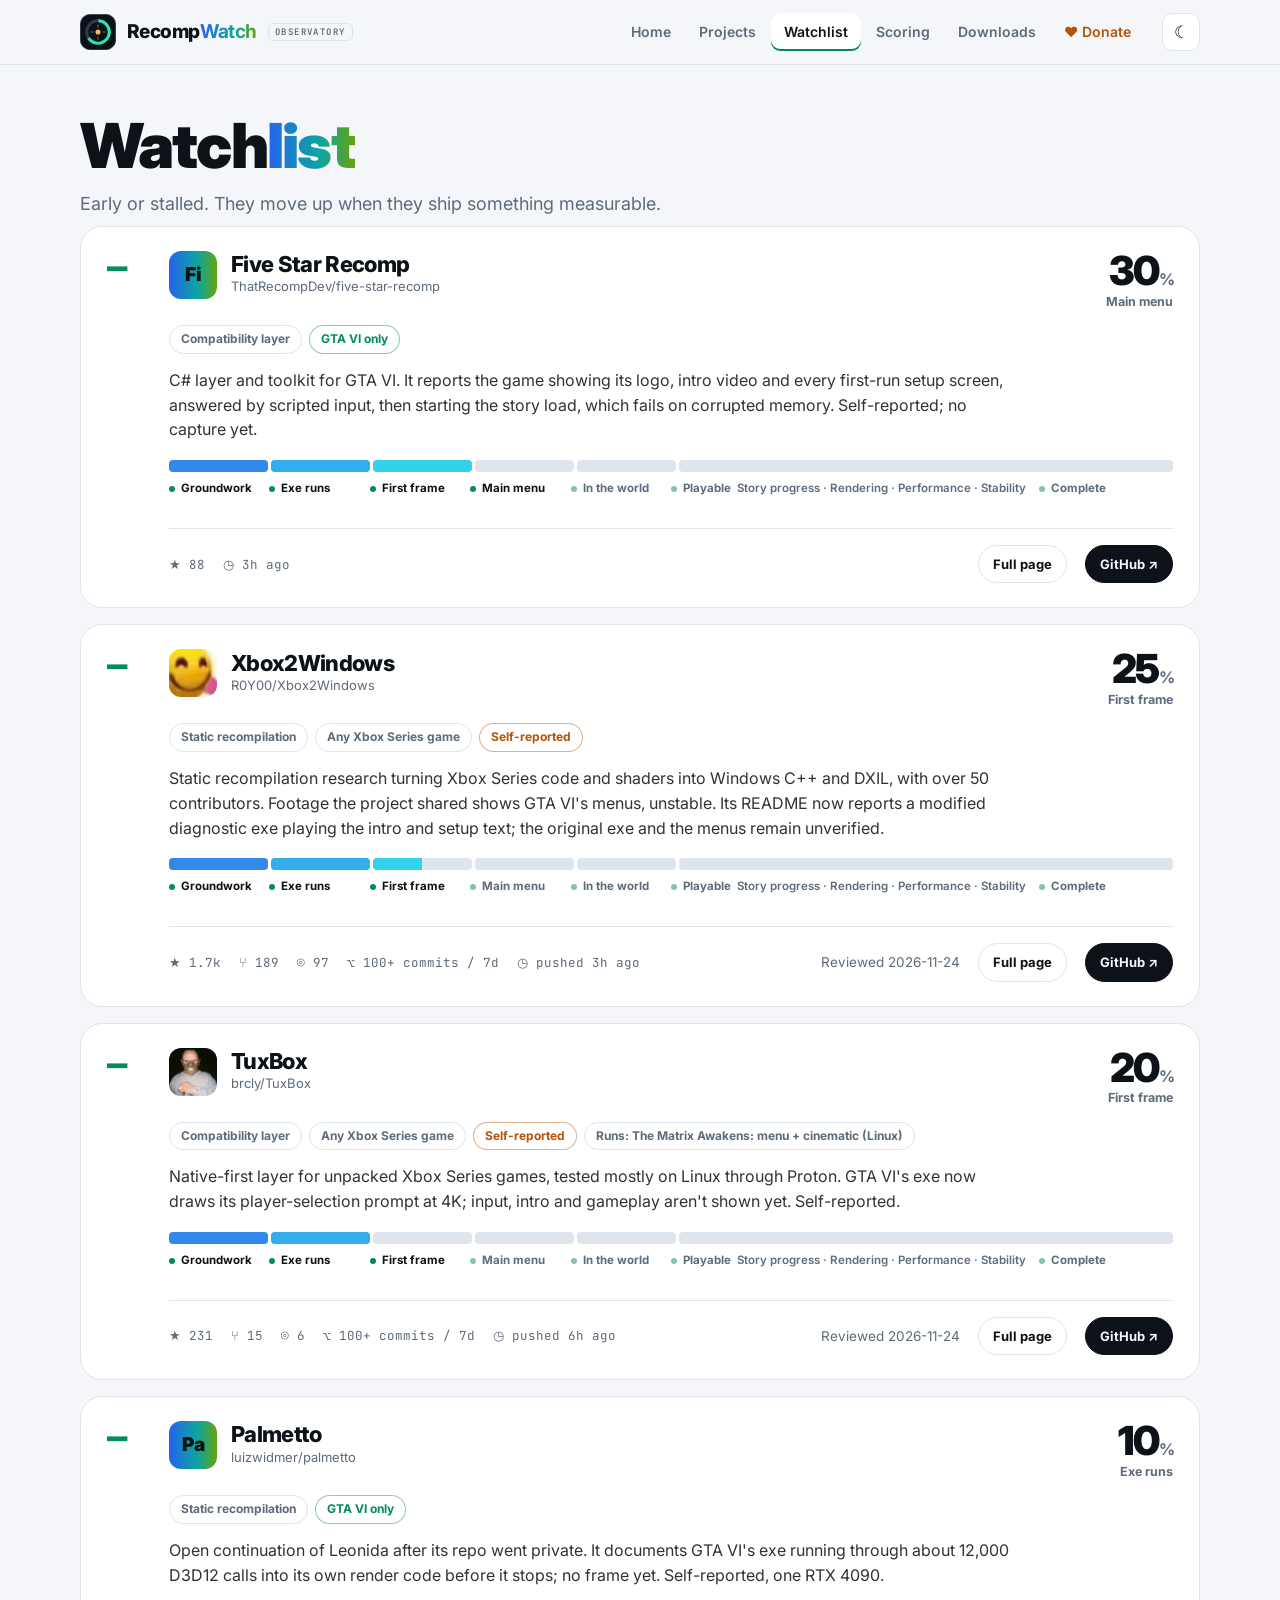
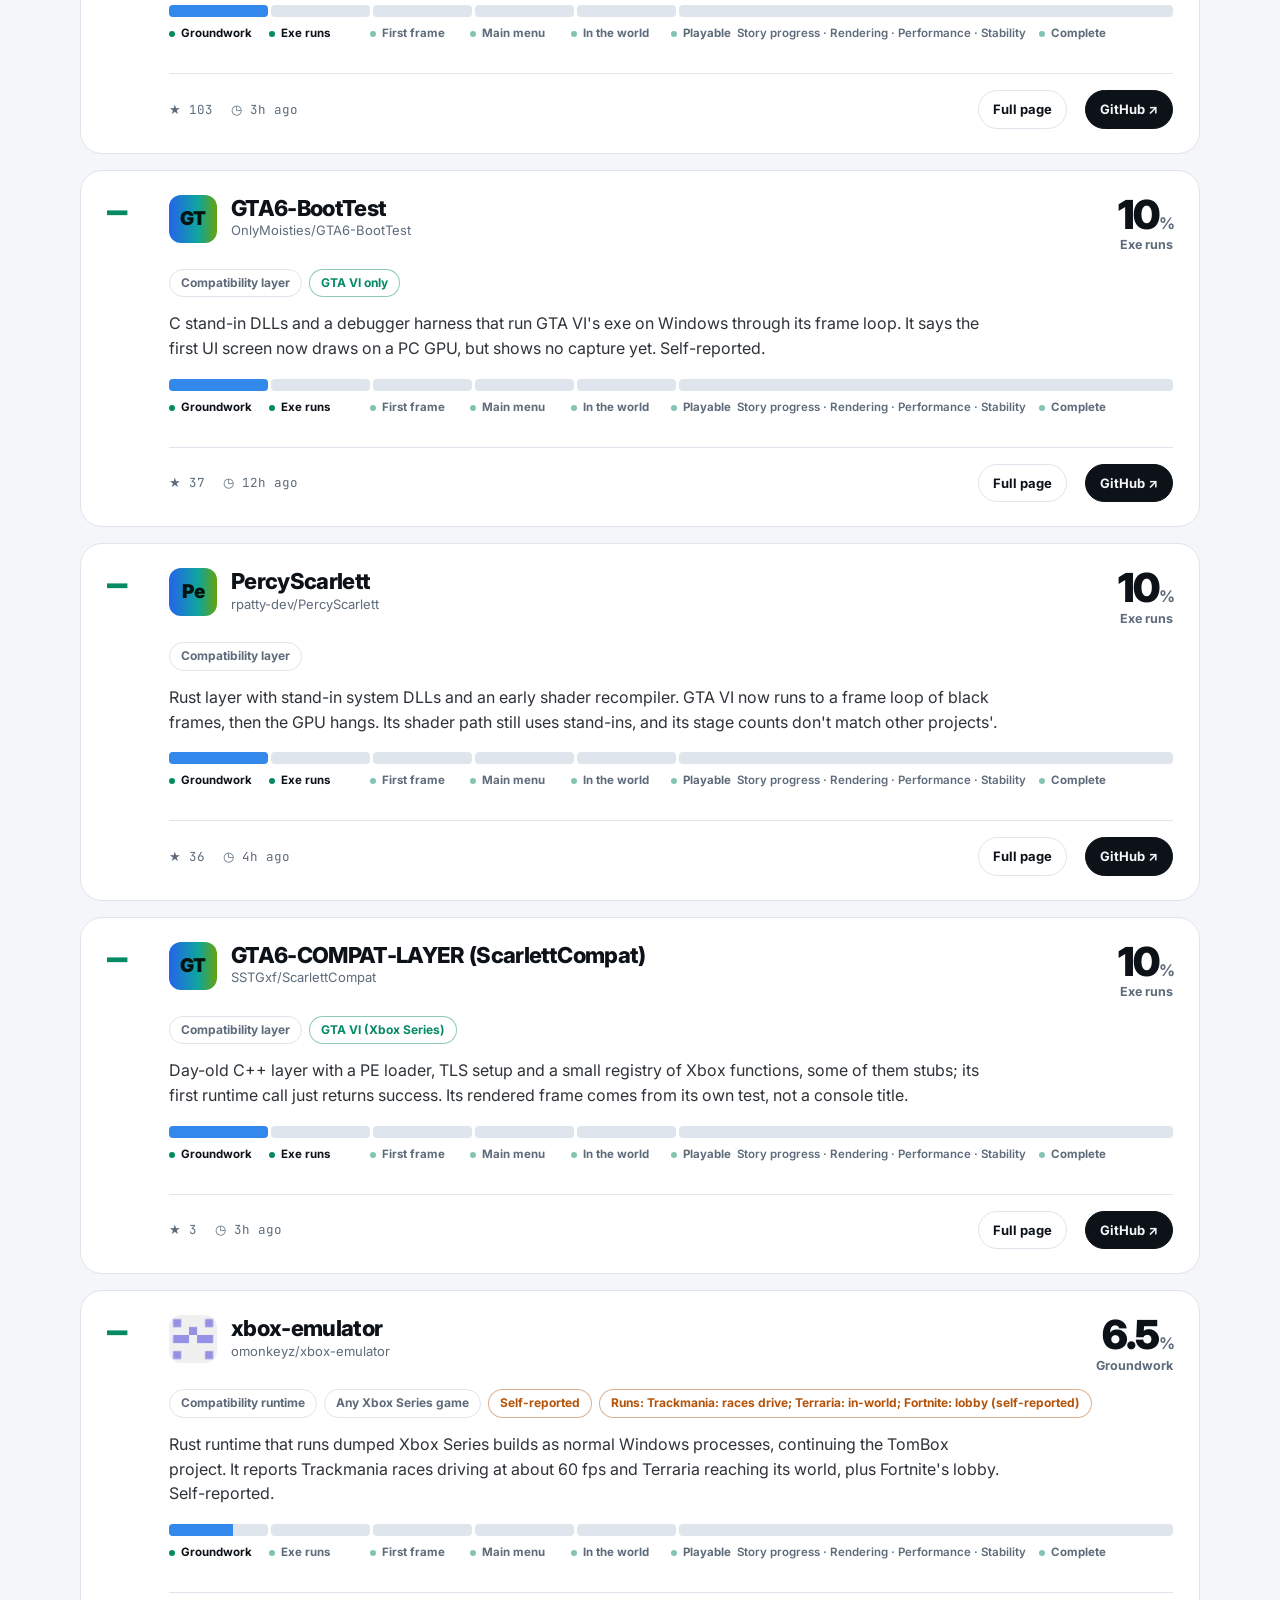
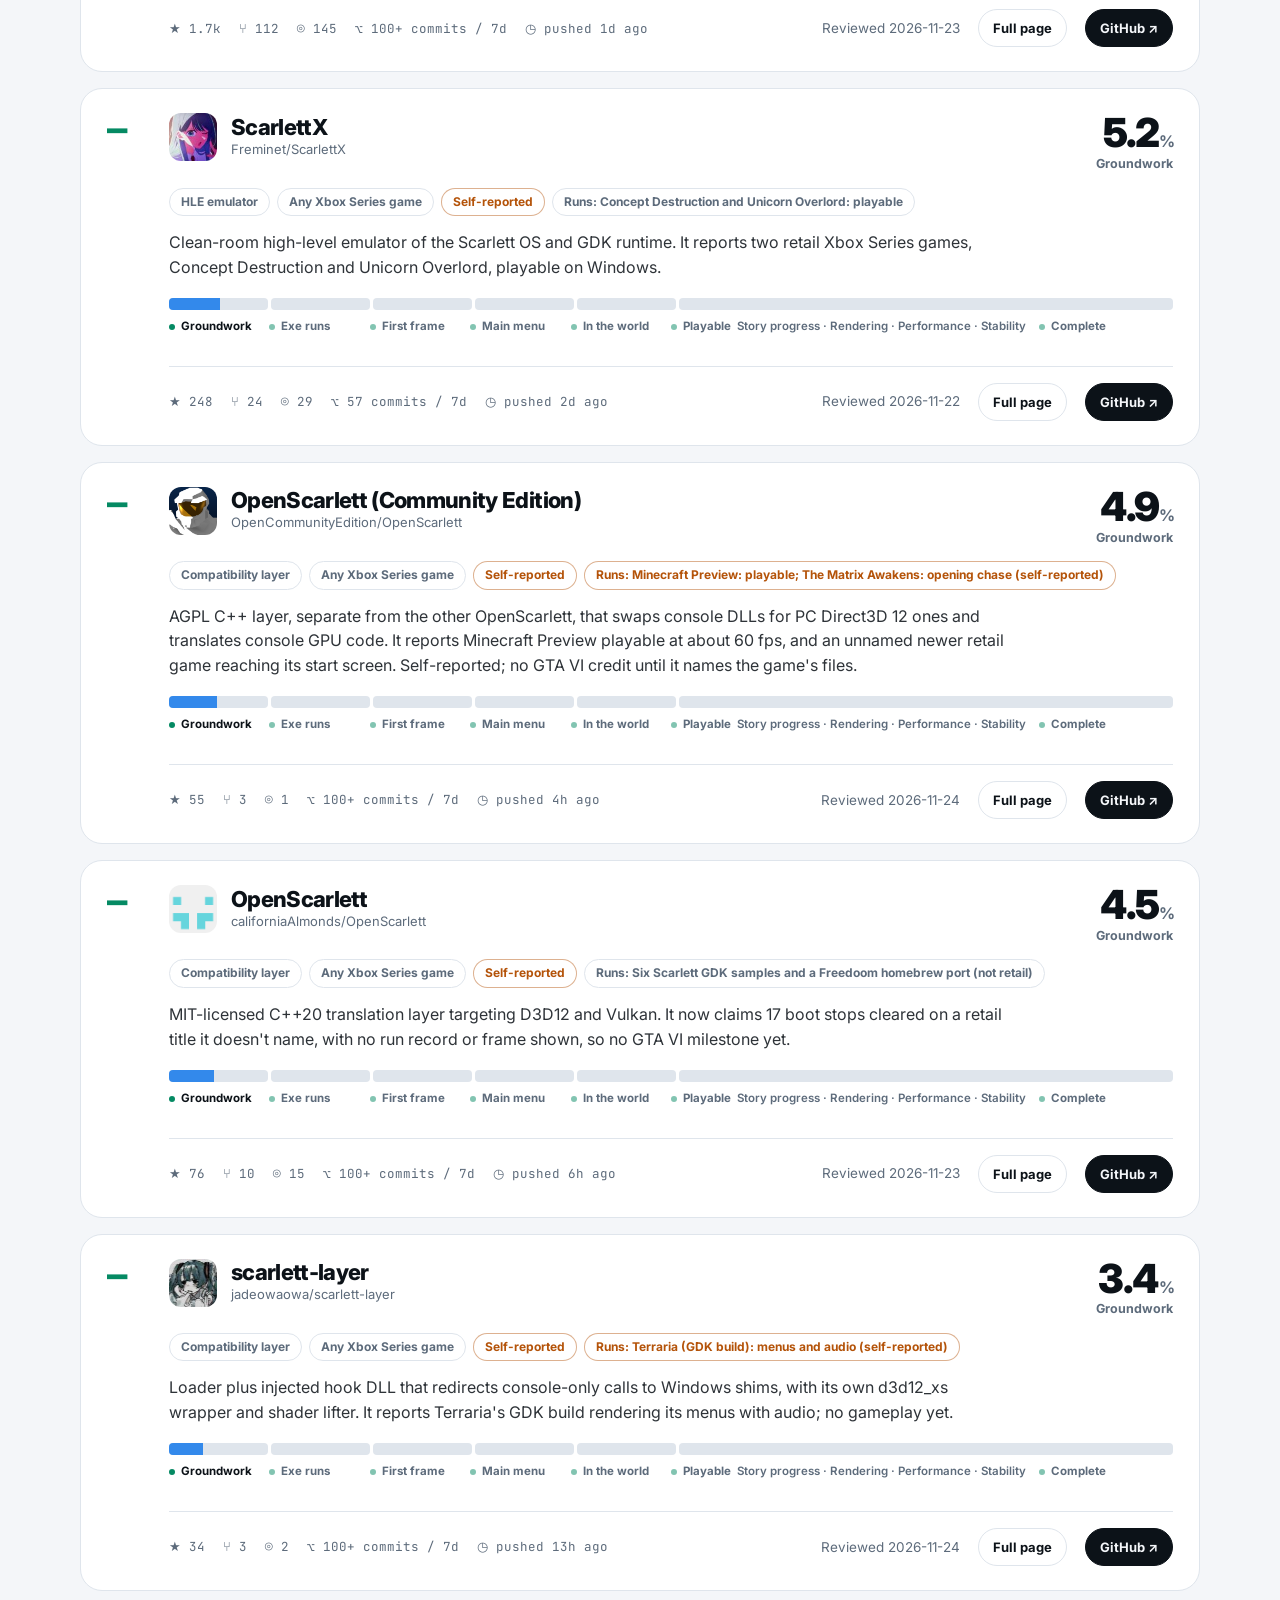
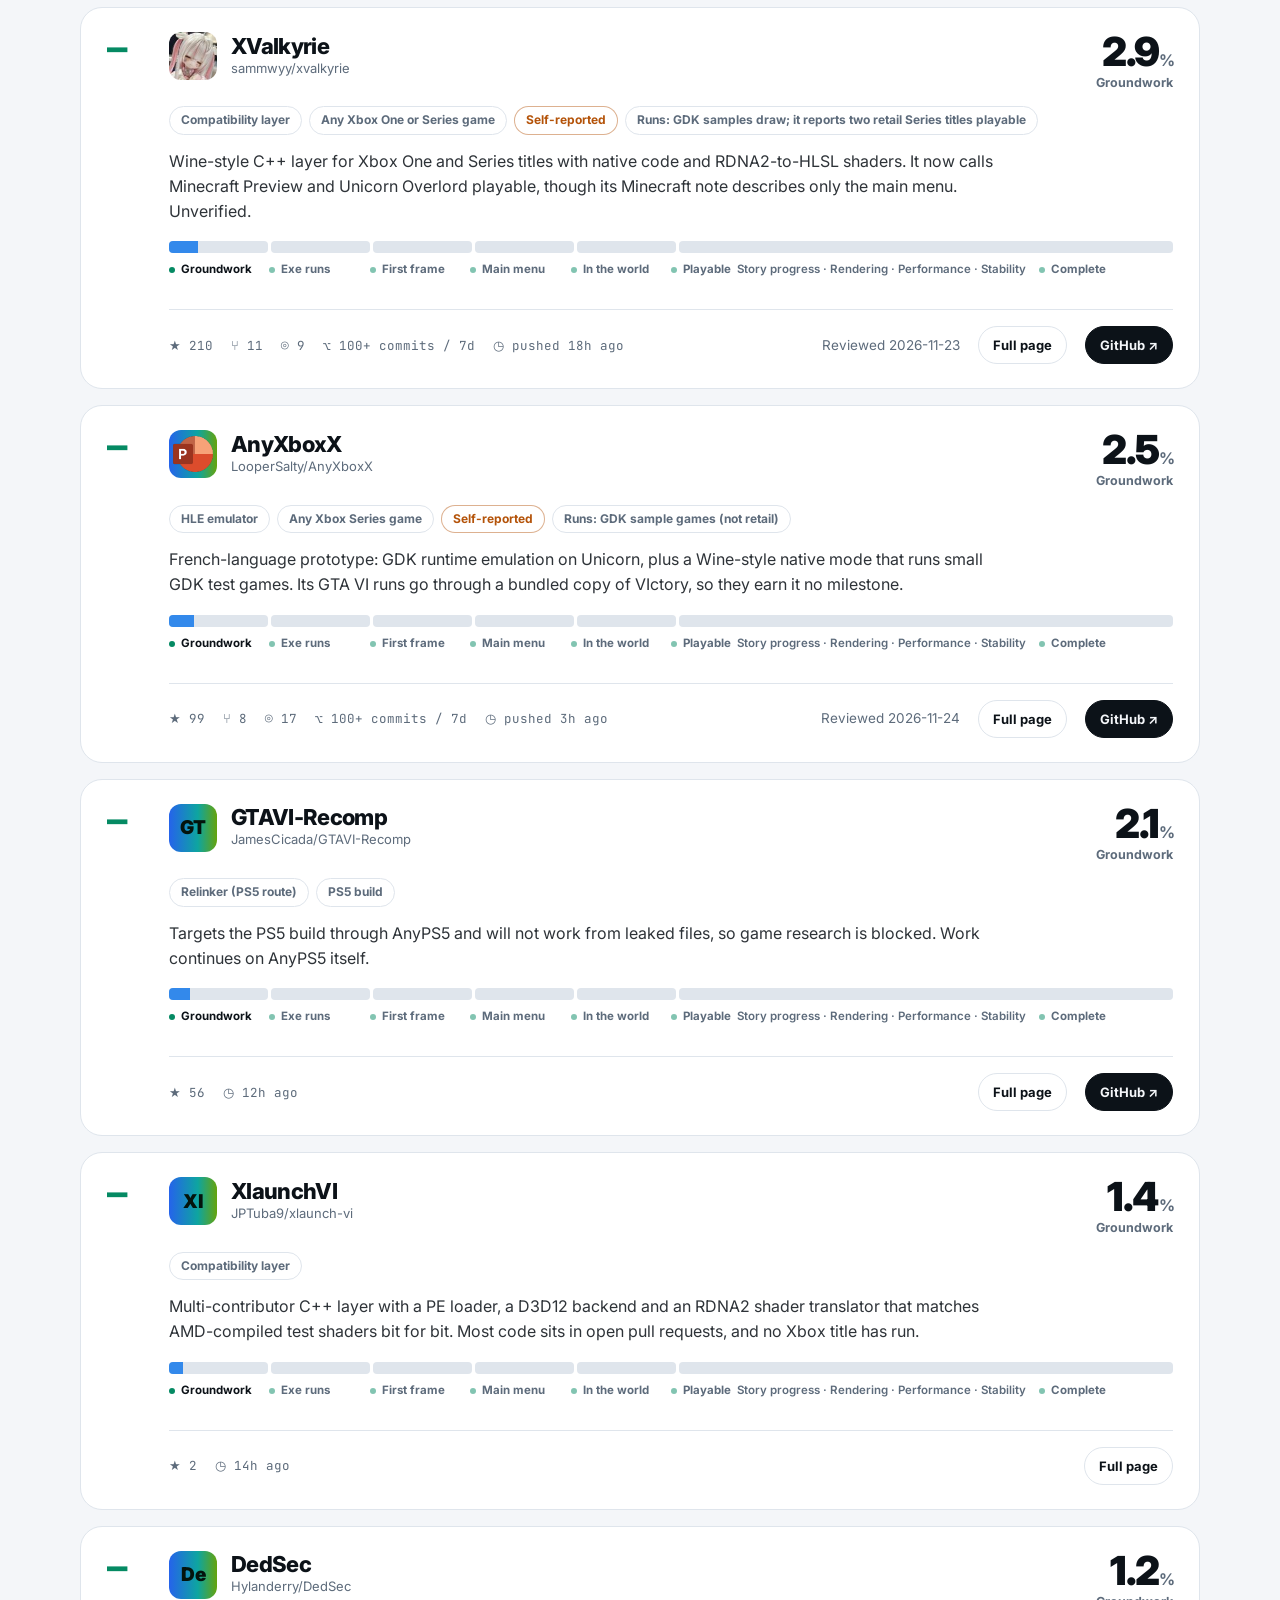
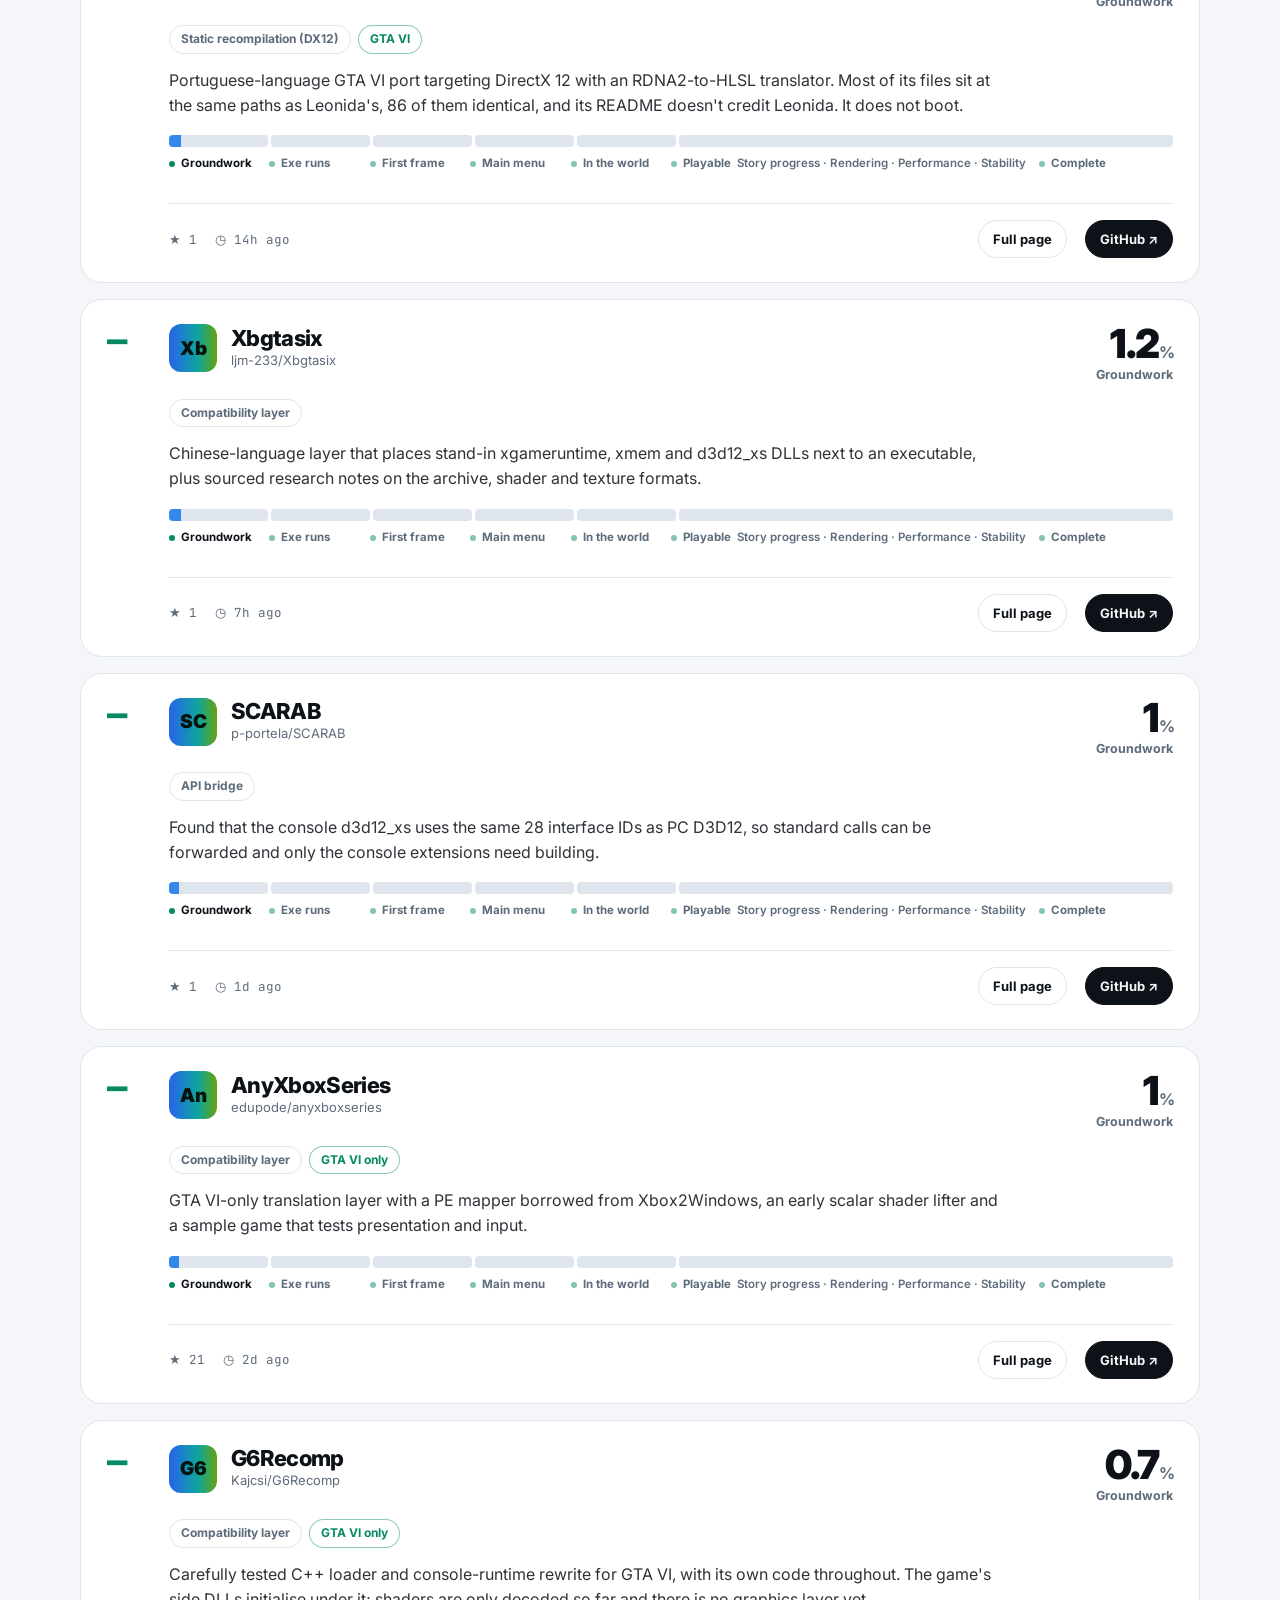
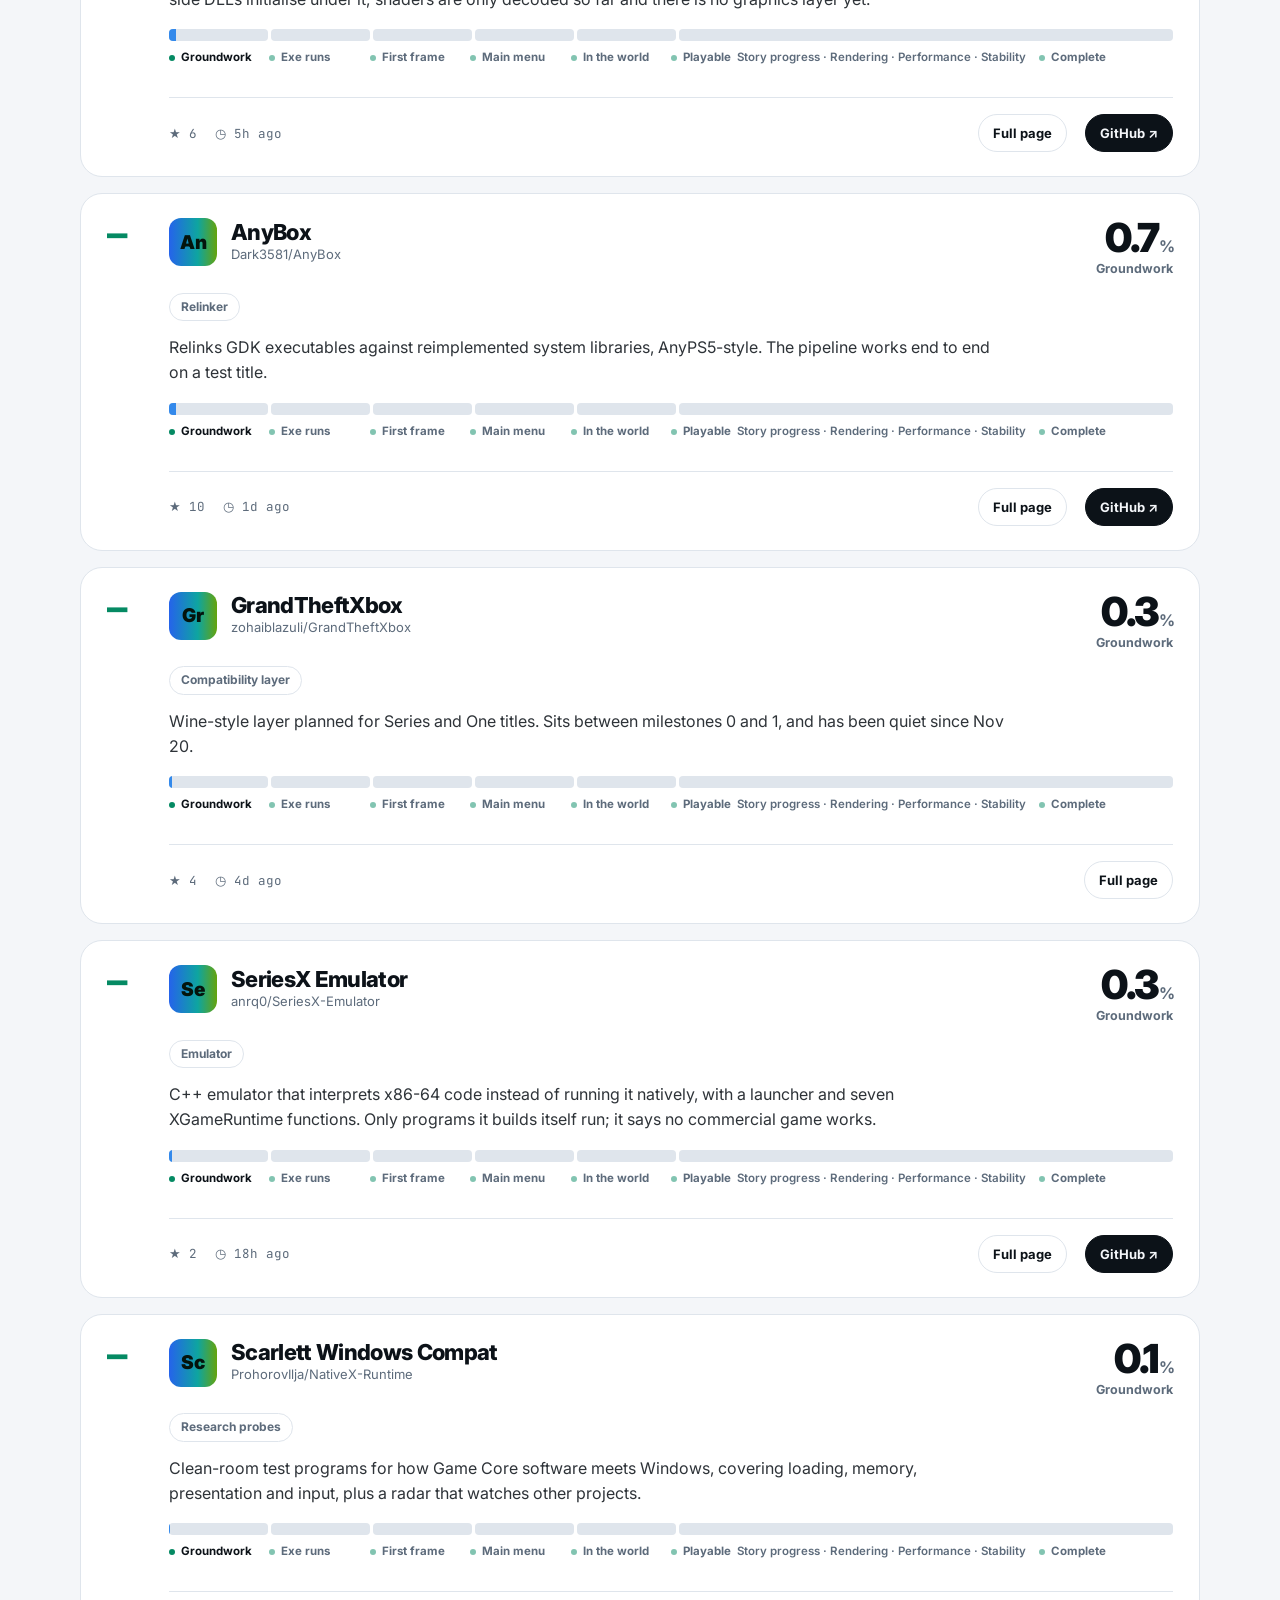
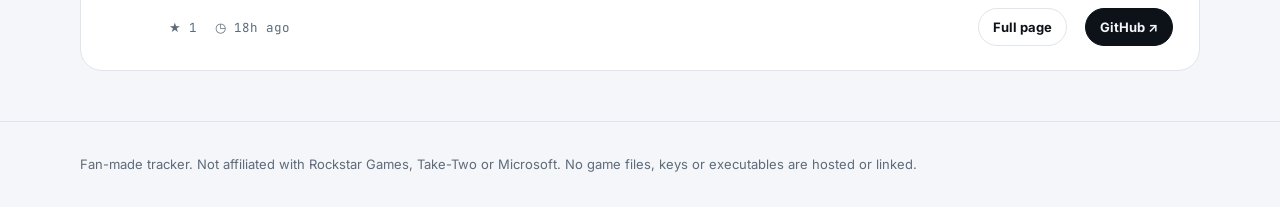
<file: watchlist.html>
<!DOCTYPE html>
<html lang="en"><head><meta charset="utf-8"><meta name="viewport" content="width=device-width, initial-scale=1">
<title>Watchlist — RecompWatch</title><meta name="description" content="RecompWatch — live tracker of community efforts to run GTA VI on PC.">
<meta property="og:title" content="Is GTA VI on PC yet?"><meta property="og:description" content="Every serious PC port effort, ranked by real milestones."><meta name="twitter:card" content="summary_large_image">
<link rel="icon" href="assets/favicon.svg" type="image/svg+xml"><link rel="preconnect" href="https://fonts.googleapis.com"><link href="https://fonts.googleapis.com/css2?family=Inter:wght@400;600;700;800;900&family=JetBrains+Mono:wght@500;700&display=swap" rel="stylesheet"><link rel="stylesheet" href="css/styles.css">
</head><body data-page="watch">
<script src="data/data.js"></script><script src="js/app.js"></script></body></html>
</file>
<file: css/styles.css>
:root{--bg:#f4f6f9;--bg2:#fff;--card:#fff;--line:#dfe5ec;--ink:#0c1218;--mut:#5d6b7b;--a:#058a63;--b:#2563eb;--hot:#b45309;--g:linear-gradient(90deg,#2563eb,#0ea5a0 60%,#65a30d);color-scheme:light;--bad:#ff6b6b;--r:16px;--mono:"JetBrains Mono",ui-monospace,SFMono-Regular,Menlo,Consolas,monospace;font-family:Inter,system-ui,-apple-system,"Segoe UI",sans-serif}
html[data-theme=dark]{color-scheme:dark;--bg:#090c11;--bg2:#0e131a;--card:#10161e;--line:#1f2933;--ink:#e9eef5;--mut:#8593a3;--a:#2ee6a6;--b:#3b82f6;--hot:#ffb454;--g:linear-gradient(90deg,#3b82f6,#22d3c5 60%,#a3e635);}
*{box-sizing:border-box}html{scroll-behavior:smooth}body{margin:0;background:var(--bg);color:var(--ink);line-height:1.55;-webkit-font-smoothing:antialiased}
a{color:inherit}img{max-width:100%}h1,h2,h3{margin:0;letter-spacing:-.03em;line-height:1.05}.wrap{width:min(1120px,calc(100% - 36px));margin:auto}
.grad{background:var(--g);-webkit-background-clip:text;background-clip:text;color:transparent}.mono{font-family:var(--mono)}
.kick{font:700 11.5px var(--mono);letter-spacing:.14em;text-transform:uppercase;color:var(--mut)}
.nav{position:sticky;top:0;z-index:20;background:color-mix(in srgb,var(--bg) 85%,transparent);backdrop-filter:blur(14px);border-bottom:1px solid var(--line)}
.nav .wrap{display:flex;align-items:center;gap:18px;height:64px}.brand{display:flex;align-items:center;gap:11px;font-weight:800;font-size:19px;text-decoration:none;letter-spacing:-.03em}
.brand small{font:600 9px var(--mono);letter-spacing:.16em;color:var(--mut);border:1px solid var(--line);padding:2px 6px;border-radius:5px}.logo{width:36px;height:36px}.logo .live{animation:blink 1.6s infinite}@keyframes blink{50%{opacity:.25}}
.links{display:flex;gap:2px;margin-left:auto;overflow-x:auto;scrollbar-width:none}.links a{padding:8px 13px;border-radius:9px;text-decoration:none;font-size:14px;font-weight:600;color:var(--mut);white-space:nowrap}
.links a:hover{color:var(--ink);background:var(--bg2)}.links a.on{color:var(--ink);background:var(--card);box-shadow:inset 0 -2px 0 var(--a)}.links a.don{color:var(--hot)}
.btn{display:inline-flex;align-items:center;gap:8px;padding:12px 20px;border-radius:11px;font-weight:700;text-decoration:none;border:1px solid var(--line);background:var(--card);cursor:pointer;font-size:14.5px;color:var(--ink)}
.btn.pri{background:var(--a);border-color:var(--a);color:#04140d}.btn.dark{background:var(--ink);color:var(--bg);border-color:var(--ink)}.btn:hover{filter:brightness(1.1)}.btn.sm{padding:8px 14px;font-size:13px;border-radius:999px}
.hero{position:relative;padding:76px 0 56px;overflow:hidden}.hero:before{content:"";position:absolute;inset:0;z-index:-1;background:linear-gradient(var(--line) 1px,transparent 1px) 0 0/48px 48px,linear-gradient(90deg,var(--line) 1px,transparent 1px) 0 0/48px 48px;opacity:.35;-webkit-mask:radial-gradient(ellipse 70% 80% at 30% 20%,#000,transparent);mask:radial-gradient(ellipse 70% 80% at 30% 20%,#000,transparent)}
.hero .wrap{display:grid;grid-template-columns:1.3fr 1fr;gap:40px;align-items:center}.hero h1{font-size:clamp(46px,7.4vw,92px);font-weight:900;margin:18px 0 16px}.hero h1 em{font-style:normal;color:var(--a)}.hero h1 em:after{content:"";display:inline-block;width:.08em;height:.82em;margin-left:.08em;background:var(--a);vertical-align:-.05em;animation:blink 1s steps(1) infinite}
.sub{font-size:clamp(17px,2vw,21px);color:var(--mut);margin:0 0 28px;max-width:520px}.cta{display:flex;gap:10px;flex-wrap:wrap}
.clock{padding:24px;border-radius:var(--r);background:var(--card);border:1px solid var(--line);box-shadow:0 0 0 1px #0000,0 30px 60px -30px #2ee6a633}.clock .kick{display:flex;justify-content:space-between;align-items:center}.clock .kick i{display:inline-flex;gap:7px;align-items:center;color:var(--a);font-style:normal}
.dot{width:7px;height:7px;border-radius:50%;background:var(--a);animation:blink 1.4s infinite}.digits{display:flex;gap:6px;align-items:flex-start;margin:20px 0 14px;font-family:var(--mono)}.digits div{flex:1;text-align:center}.digits b{display:block;font-size:clamp(34px,5vw,54px);font-weight:700;line-height:1;font-variant-numeric:tabular-nums}.digits small{font-size:10px;letter-spacing:.14em;color:var(--mut);text-transform:uppercase}.digits span{font-size:34px;color:var(--mut);padding-top:2px}
.cap{font-size:12.5px;color:var(--mut)}
.sec{padding:48px 0}.head{display:flex;align-items:end;justify-content:space-between;gap:16px;margin-bottom:24px;flex-wrap:wrap}.head h2{font-size:clamp(28px,4.4vw,42px);font-weight:900}.head p{color:var(--mut);margin:8px 0 0;max-width:560px}
.page-h{padding:48px 0 8px}.page-h h1{font-size:clamp(36px,6.4vw,62px);font-weight:900}.page-h p{color:var(--mut);font-size:18px;max-width:600px;margin:12px 0 0}
.ov{padding:30px;border-radius:24px;background:var(--card);border:1px solid var(--line)}.ov-top{display:flex;justify-content:space-between;gap:24px;flex-wrap:wrap;align-items:flex-start}.bigsc{font-size:clamp(78px,13vw,148px);font-weight:900;line-height:.9;letter-spacing:-.05em}.bigsc sup{font-size:.34em;color:var(--a);vertical-align:top;letter-spacing:0;margin-left:4px}
.lead{color:var(--mut);margin:14px 0 0}.lead b{color:var(--ink)}.chips{display:grid;grid-template-columns:repeat(2,minmax(130px,1fr));gap:10px}.chips div{padding:14px 18px;border-radius:14px;background:var(--bg2);border:1px solid var(--line)}.chips b{font-size:22px;font-weight:800;display:block;line-height:1.1}.chips span{font-size:12.5px;color:var(--mut)}
.bw{container-type:inline-size;padding-bottom:6px;margin-top:24px}.ov .bw{margin-top:0;padding-top:34px}.mk{position:relative;height:78px;--sz:36px}.mk a{position:absolute;top:0;transform:translateX(-50%);width:var(--sz);height:var(--sz)}.mk .av{width:var(--sz);height:var(--sz);border-radius:50%;border:2px solid var(--card);box-shadow:0 0 0 1px var(--line)}.mk a.lead1 .av{box-shadow:0 0 0 2px var(--a)}
.mk .tip{position:absolute;bottom:42px;left:50%;transform:translateX(-50%);white-space:nowrap;font:700 11px var(--mono);padding:4px 9px;border-radius:8px;background:var(--ink);color:var(--bg)}.mk svg{position:absolute;left:0;right:0;top:38px;width:100%;height:40px}.mk path{fill:none;stroke:var(--mut);stroke-width:1.2;vector-effect:non-scaling-stroke;opacity:.6}
.seg{display:flex;gap:3px;height:var(--h,12px)}.seg i{flex:var(--w);background:var(--line);border-radius:4px;overflow:hidden;position:relative}.seg i b{position:absolute;inset:0 auto 0 0;width:var(--f);background:var(--c,var(--a));display:block}.seg.xl{--h:26px}.seg.xl i b{transition:width 1.6s cubic-bezier(.16,1,.3,1)}
.lbs{position:relative;height:22px;margin-top:8px;font-size:11.5px;font-weight:700}.lbs span{position:absolute;top:0;white-space:nowrap;display:flex;gap:6px;align-items:center}.lbs span:before{content:"";width:6px;height:6px;border-radius:50%;background:var(--a);opacity:.5}.lbs .r{transform:translateX(-100%);right:0;left:auto!important}.lbs .on:before{opacity:1}.lbs .off{color:var(--mut)}
.hist{margin-top:20px;padding-top:16px;border-top:1px solid var(--line)}.hist svg{width:100%;height:84px;display:block;margin-top:8px}.hist .ax{display:flex;justify-content:space-between;font:600 11px var(--mono);color:var(--mut)}
.mini{display:flex;gap:14px;align-items:center;padding:14px 18px;border-radius:14px;background:var(--card);border:1px solid var(--line);margin-bottom:10px;text-decoration:none}.mini:hover{border-color:var(--a)}.mini .n{font:800 22px var(--mono);color:var(--mut);width:26px}.mini .g{flex:1;min-width:0}.mini .g .seg{margin-top:8px;--h:7px}.mini b{font-size:17px}.mini .s{font:800 22px var(--mono)}
.av{width:48px;height:48px;border-radius:12px;object-fit:cover;background:var(--bg2);flex:none;display:grid;place-items:center;font-weight:900;font-size:19px;color:#04140d;background:var(--g)}
.pc{display:flex;gap:18px;padding:24px 26px;border-radius:22px;background:var(--card);border:1px solid var(--line);margin-bottom:16px}.pc.arch{opacity:.6}.pc-rank{font:800 40px var(--mono);color:var(--a);width:44px;flex:none;line-height:1}.pc-main{flex:1;min-width:0}
.pc header{display:flex;gap:14px;align-items:flex-start}.pc-id{display:flex;gap:14px;align-items:center;text-decoration:none;min-width:0}.pc-id h3{font-size:22px;font-weight:800}.pc-id:hover h3{color:var(--a)}.by{font-size:13px;color:var(--mut);overflow-wrap:anywhere}
.score{margin-left:auto;text-align:right;flex:none}.score b{font-size:40px;font-weight:900;line-height:1;letter-spacing:-.04em}.score b small{font-size:16px;color:var(--mut);font-weight:700}.score span{display:block;font-size:12.5px;font-weight:700;color:var(--mut)}
.tags{display:flex;gap:7px;flex-wrap:wrap;margin:14px 0}.tag{padding:4px 11px;border-radius:99px;background:var(--bg2);border:1px solid var(--line);font-size:12px;font-weight:700;color:var(--mut)}.tag.gta{color:var(--a);border-color:color-mix(in srgb,var(--a) 45%,transparent)}.tag.ver{background:color-mix(in srgb,var(--a) 15%,transparent);color:var(--a);border-color:transparent}.tag.warn{color:var(--hot);border-color:color-mix(in srgb,var(--hot) 45%,transparent)}
.sum2{margin:0 0 18px;color:var(--ink);opacity:.86;max-width:840px}.pc .bw{margin-top:0}.mt4{display:grid;grid-template-columns:repeat(auto-fit,minmax(190px,1fr));gap:18px;margin:20px 0 6px;padding-top:16px;border-top:1px dashed var(--line)}.mt4 div>div{display:flex;justify-content:space-between;gap:8px;font-size:12.5px;font-weight:700;margin-bottom:6px}.mt4 em{font-style:normal;color:var(--mut);font-weight:500;text-align:right}.mt4 .seg{--h:6px}.mt4 .seg i{border-radius:3px}
.pcd{display:grid;grid-template-columns:1fr 1fr;gap:28px;margin-top:20px}.pcd[hidden]{display:none}.pcd h4{font:700 11.5px var(--mono);letter-spacing:.12em;color:var(--mut);margin:0 0 10px}.pcd ul{list-style:none;margin:0;padding:0}.pcd li{position:relative;padding-left:22px;margin:0 0 10px;font-size:14.5px;opacity:.9}.pcd li:before{position:absolute;left:0;font-weight:800}.ok li:before{content:"✓";color:var(--a)}.no li:before{content:"–";color:var(--bad)}
.pc footer{display:flex;gap:18px;align-items:center;flex-wrap:wrap;margin-top:20px;padding-top:16px;border-top:1px solid var(--line);font-size:13.5px;color:var(--mut)}.pc footer .sp{flex:1}.pc footer .st{font-family:var(--mono);font-size:12.5px}
.grid{display:grid;grid-template-columns:repeat(auto-fill,minmax(290px,1fr));gap:14px}.card{display:flex;flex-direction:column;gap:10px;padding:22px;border-radius:var(--r);background:var(--card);border:1px solid var(--line);text-decoration:none;transition:.15s}a.card:hover{transform:translateY(-2px);border-color:var(--a)}.card h3{font-size:20px;font-weight:800}.sum{color:var(--mut);font-size:14px;margin:0}
.stats{display:grid;grid-template-columns:repeat(auto-fit,minmax(170px,1fr));gap:12px}.stat{padding:20px;border-radius:var(--r);background:var(--card);border:1px solid var(--line)}.stat b{font-size:34px;font-weight:900;display:block;line-height:1}.stat span{color:var(--mut);font-size:14px}
.tools{display:flex;gap:10px;flex-wrap:wrap;margin-bottom:22px}.tools input,.tools select,.f input,.f textarea,.f select{padding:12px 16px;border-radius:12px;border:1px solid var(--line);background:var(--card);color:var(--ink);font:inherit}.tools input{flex:1;min-width:200px}
.chip{padding:10px 16px;border-radius:99px;border:1px solid var(--line);background:var(--card);color:var(--mut);font-weight:700;font-size:14px;cursor:pointer}.chip.on{background:var(--a);color:#04140d;border-color:var(--a)}
.dt{display:grid;grid-template-columns:1.5fr 1fr;gap:20px}.box{padding:26px;border-radius:var(--r);background:var(--card);border:1px solid var(--line);margin-bottom:20px}.box h3{font-size:21px;font-weight:800;margin-bottom:14px}
.vids{display:grid;grid-template-columns:repeat(auto-fill,minmax(300px,1fr));gap:14px}.vids iframe,.vids video{width:100%;aspect-ratio:16/9;border:0;border-radius:12px;background:#000}
.tl{border-left:2px solid var(--line);margin-left:6px;padding-left:20px}.tl div{position:relative;margin-bottom:18px}.tl div:before{content:"";position:absolute;left:-27px;top:6px;width:12px;height:12px;border-radius:50%;background:var(--a)}.tl small{color:var(--mut);font:600 12px var(--mono)}
.kv{display:grid;grid-template-columns:auto 1fr;gap:8px 18px;font-size:14px}.kv span{color:var(--mut)}.links2{display:grid;gap:10px}.ladder{display:grid;gap:8px}.step{display:flex;gap:12px;align-items:center;padding:12px 16px;border-radius:12px;background:var(--bg2);border:1px solid var(--line)}.step em{margin-left:auto;font:600 12px var(--mono);color:var(--mut);font-style:normal}
.row{display:flex;gap:14px;align-items:center;padding:14px 18px;border-radius:14px;background:var(--card);border:1px solid var(--line);margin-bottom:10px;flex-wrap:wrap}.row .grow{flex:1;min-width:200px}.row p{margin:2px 0 0;color:var(--mut);font-size:14px}
.don{display:grid;grid-template-columns:repeat(auto-fit,minmax(240px,1fr));gap:14px}.don .card{text-align:center;align-items:center;padding:30px}.don .emo{font-size:38px;color:var(--hot)}
.foot{border-top:1px solid var(--line);padding:32px 0;margin-top:50px;color:var(--mut);font-size:13px}.foot .wrap{display:flex;gap:24px;justify-content:space-between;flex-wrap:wrap}
.note{padding:14px 18px;border-radius:12px;background:color-mix(in srgb,var(--hot) 10%,transparent);border:1px solid color-mix(in srgb,var(--hot) 40%,transparent);color:var(--hot);font-size:14px;margin-bottom:20px}.empty{padding:50px;text-align:center;color:var(--mut)}
.f{display:grid;gap:12px}.f label{display:grid;gap:5px;font-size:13px;font-weight:700;color:var(--mut)}.f textarea{min-height:84px;resize:vertical}
.adm{display:grid;grid-template-columns:280px 1fr;gap:20px;align-items:start}.adm .list{position:sticky;top:80px;max-height:80vh;overflow:auto}.pi{padding:10px 14px;border-radius:10px;cursor:pointer;display:flex;justify-content:space-between;font-weight:600;font-size:14px}.pi:hover{background:var(--bg2)}.pi.on{background:var(--a);color:#04140d}
@media(max-width:860px){.hero .wrap,.dt,.adm,.pcd{grid-template-columns:1fr}.adm .list{position:static;max-height:240px}.pc{padding:18px}.pc-rank{display:none}.brand small{display:none}.ov{padding:20px}}
.tbtn{flex:none;width:38px;height:38px;border-radius:10px;border:1px solid var(--line);background:var(--card);color:var(--ink);cursor:pointer;font-size:17px;line-height:1;display:grid;place-items:center}.tbtn:hover{border-color:var(--a)}
.tag.amd{color:#ff7a70;border-color:#ff7a7055}.tag.nv{color:#8fd13a;border-color:#8fd13a55}.tag.stale{color:var(--bad);border-color:color-mix(in srgb,var(--bad) 45%,transparent)}a.tag{text-decoration:none}a.tag:hover{filter:brightness(1.2)}
.lbs .lsub{color:var(--mut);font-weight:600;transform:translateX(-50%)}.lbs .lsub:before{display:none}.mk .lock{position:absolute;right:-4px;top:22px;font-size:12px;background:var(--card);border-radius:50%;width:18px;height:18px;display:grid;place-items:center;border:1px solid var(--line)}
.pc-rank{font-size:34px}.pc-id h3{overflow-wrap:anywhere}
.cry{display:grid;gap:8px;margin-top:10px}.cr{display:flex;gap:10px;align-items:center;flex-wrap:wrap;padding:10px 12px;border-radius:12px;background:var(--bg2);border:1px solid var(--line)}.cr b{font:800 13px var(--mono);color:var(--hot);min-width:44px}.cr code{flex:1;min-width:180px;font:12.5px var(--mono);overflow-wrap:anywhere;color:var(--ink)}.cdet summary{cursor:pointer;color:var(--a);font-size:13px;font-weight:700;margin-top:6px}
.mbar{height:6px;border-radius:3px;background:var(--line);overflow:hidden}.mbar i{display:block;height:100%;background:var(--g);border-radius:3px}
.pf .tools input{flex:none}

/* ---- PayGate checkout modal, premium panel, donate box ---- */
.pm{position:fixed;inset:0;z-index:100;display:grid;place-items:center;padding:18px;background:rgba(5,8,12,.66);backdrop-filter:blur(6px);animation:pmf .18s}
.pm-b{position:relative;width:min(440px,100%);padding:30px 28px 26px;border-radius:20px;background:var(--card);border:1px solid var(--line);box-shadow:0 30px 80px rgba(0,0,0,.45);text-align:center;animation:pmu .22s}
.pm-b h3{font-size:22px;font-weight:900;margin:6px 0 10px}.pm-k{font:700 12px var(--mono);letter-spacing:.08em;text-transform:uppercase;color:var(--a)}
.pm-x{position:absolute;top:10px;right:12px;width:34px;height:34px;border:0;border-radius:50%;background:var(--bg2);color:var(--mut);font-size:22px;line-height:1;cursor:pointer}.pm-x:hover{color:var(--ink)}
.pm-amt{margin:18px 0}.pm-amt b{font:900 46px/1 var(--mono)}.pm-amt span{margin-left:8px;color:var(--mut);font-weight:700}
.pm-chips,.amts{display:flex;gap:8px;justify-content:center;flex-wrap:wrap;margin:16px 0}
.pm-c{display:grid;gap:6px;text-align:left;font-size:13px;color:var(--mut);margin-bottom:16px}.pm-c input{padding:13px 16px;border-radius:12px;border:1px solid var(--line);background:var(--bg2);color:var(--ink);font:700 18px var(--mono)}
.pm-go{width:100%;justify-content:center;padding:15px 20px;font-size:16px}.pm-go:disabled{opacity:.6;cursor:progress}
.pm-s{font-size:12.5px;color:var(--mut);margin:14px 0 0}.pm-st{min-height:18px;margin-top:10px;font-size:13px;color:var(--mut)}.pm-st.bad{color:var(--bad)}
.pm-spin{width:42px;height:42px;margin:18px auto;border-radius:50%;border:4px solid var(--line);border-top-color:var(--a);animation:pms 1s linear infinite}
.pm-ok{width:76px;height:76px;margin:6px auto 12px;border-radius:50%;display:grid;place-items:center;background:var(--a);color:#04140d;font-size:42px;font-weight:900;animation:pmp .5s}
.pm-t{position:fixed;left:50%;bottom:28px;transform:translateX(-50%);z-index:110;padding:12px 20px;border-radius:99px;background:var(--ink);color:var(--bg);font-weight:700;font-size:14px;transition:.4s}.pm-t.out{opacity:0;transform:translate(-50%,10px)}
.pm-fx{position:fixed;inset:0;z-index:120;pointer-events:none;overflow:hidden}.pm-fx i{position:absolute;top:-12px;left:var(--x);width:9px;height:14px;border-radius:2px;background:var(--c);animation:pmc 2.2s var(--d) cubic-bezier(.2,.7,.4,1) forwards}
@keyframes pmf{from{opacity:0}}@keyframes pmu{from{opacity:0;transform:translateY(14px) scale(.98)}}@keyframes pms{to{transform:rotate(1turn)}}@keyframes pmp{0%{transform:scale(.2)}70%{transform:scale(1.15)}}@keyframes pmc{to{transform:translateY(105vh) rotate(var(--r));opacity:.9}}
.dl-top{display:flex;gap:14px;align-items:center;flex-wrap:wrap;margin-bottom:20px}.dl-top .note{flex:1;min-width:240px;margin:0}
.prem-btn{background:linear-gradient(90deg,var(--hot),#f59e0b);border-color:transparent;color:#1a1004;font-size:15px}.prem-btn b{display:inline-grid;place-items:center;min-width:24px;height:24px;border-radius:99px;background:rgba(0,0,0,.18);font:800 12px var(--mono)}
.prem{margin-bottom:26px;padding:18px 18px 2px;border-radius:var(--r);border:1px dashed color-mix(in srgb,var(--hot) 55%,transparent);background:color-mix(in srgb,var(--hot) 6%,transparent)}.prem[hidden]{display:none}.prem .box{margin-bottom:16px}
.pf-a{display:flex;gap:8px;flex-wrap:wrap}.row .btn.sm+.btn.sm{margin-left:0}
.give{display:flex;gap:22px;align-items:center;flex-wrap:wrap;justify-content:space-between;background:linear-gradient(120deg,color-mix(in srgb,var(--hot) 9%,var(--card)),var(--card) 60%)}.give .emo{font-size:46px;color:var(--hot);line-height:1}.give-t{flex:1;min-width:220px}.give-t h3{margin:0 0 4px}.give .amts{margin:0}

/* ---- responsive progress bar (adapts to the width of its own box) ---- */
.lbs em{font-style:normal}.lbs .lp,.lg{display:none}
.mk.sm{--sz:28px;height:70px}.mk.sm svg{top:30px}.mk.sm .tip{left:auto;right:-6px;transform:none;bottom:34px;font-size:10.5px;padding:3px 7px}.mk.sm .lock{width:15px;height:15px;font-size:10px;top:16px}
.lg span{font-size:12px;font-weight:700;padding:4px 10px;border:1px solid var(--line);border-radius:99px;color:var(--mut);white-space:nowrap}.lg span.on{color:var(--ink);border-color:color-mix(in srgb,var(--a) 55%,transparent)}.lg b{font-family:var(--mono);color:var(--a);margin-right:3px}
.bigsc .num{font-variant-numeric:tabular-nums}
@container (max-width:780px){
 .lbs{height:16px;font:700 10.5px var(--mono)}.lbs .ln,.lbs .lsub{display:none}.lbs .lp{display:inline}.lbs span:before{display:none}
 .lg{display:flex;flex-wrap:wrap;gap:6px;margin-top:14px}
}

/* ---- touch + phones ---- */
html{-webkit-text-size-adjust:100%;text-size-adjust:100%}body{overflow-x:clip}
a,button,.chip,.pi{-webkit-tap-highlight-color:transparent}.btn,.chip,.tbtn,.pi{touch-action:manipulation}
.links{position:relative}.pc-id{flex:1}
.vids{grid-template-columns:repeat(auto-fill,minmax(min(300px,100%),1fr))}.grid{grid-template-columns:repeat(auto-fill,minmax(min(290px,100%),1fr))}.don{grid-template-columns:repeat(auto-fit,minmax(min(240px,100%),1fr))}
@media(max-width:860px){
 .hero{padding:48px 0 36px}.hero .wrap{gap:28px}
 .sec{padding:36px 0}.page-h{padding:34px 0 4px}
}
@media(max-width:640px){
 .wrap{width:calc(100% - 28px)}
 /* nav: brand + theme toggle on row 1, scrollable links on row 2 */
 .nav .wrap{flex-wrap:wrap;height:auto;gap:4px 10px;padding:10px 0 6px}.brand{font-size:18px}.logo{width:32px;height:32px}.tbtn{order:2;margin-left:auto}
 .links{order:3;width:100%;margin-left:0;gap:4px;padding-bottom:4px}.links a{padding:9px 14px;font-size:14px}
 /* hero */
 .hero{padding:32px 0 28px}.hero h1{font-size:clamp(38px,12.5vw,52px);margin:14px 0 12px}.sub{font-size:16.5px;margin-bottom:20px}
 .cta .btn{flex:1 1 auto;justify-content:center}
 .clock{padding:18px}.digits{gap:2px;margin:16px 0 10px}.digits b{font-size:clamp(26px,9vw,36px)}.digits span{font-size:24px;padding-top:0}.digits small{font-size:9px;letter-spacing:.08em}
 /* overall progress card */
 .ov{padding:18px 14px;border-radius:18px}.ov-top{gap:16px}.bigsc{font-size:clamp(64px,22vw,96px)}.lead{font-size:14.5px}
 .chips{grid-template-columns:repeat(2,minmax(0,1fr));width:100%;gap:8px}.chips div{padding:11px 12px}.chips b{font-size:17px;overflow-wrap:anywhere}.chips span{font-size:11.5px}
 .seg.xl{--h:18px}.seg{gap:2px}.hist svg{height:64px}
 .mini{gap:10px;padding:12px;border-radius:12px}.mini .n{font-size:17px;width:14px}.mini .av{width:40px;height:40px;font-size:16px}.mini b{font-size:15.5px}.mini .s{font-size:17px}
 .head{margin-bottom:16px}.head h2{font-size:clamp(26px,8vw,34px)}.page-h h1{font-size:clamp(34px,11vw,48px)}.page-h p{font-size:16px}
 /* project cards */
 .pc{padding:16px 14px;border-radius:18px;gap:0}.pc header{gap:10px}.pc-id{gap:10px}.pc-id h3{font-size:18px}.pc .av{width:40px;height:40px;border-radius:10px;font-size:16px}
 .score b{font-size:30px}.score b small{font-size:13px}.score span{font-size:11.5px}.tags{margin:12px 0}.sum2{font-size:14.5px}
 .pc footer{gap:8px 10px;margin-top:16px}.pc footer .sp{display:none}.pc footer .btn{flex:1 1 auto;justify-content:center;min-height:40px}.pc footer>span{flex:1 1 100%}.pc footer .st{flex:0 0 auto}
 .mt4{grid-template-columns:1fr;gap:12px}
 /* controls / forms (16px stops iOS zooming into inputs) */
 .tools{gap:8px}.tools input{flex:1 1 100%;min-width:0}.tools select{flex:1 1 auto;min-width:0}.tools input,.tools select,.f input,.f textarea,.f select{font-size:16px}
 .chip{padding:9px 14px}.btn{padding:12px 16px}.btn.sm{padding:9px 14px;min-height:40px}
 /* lists, boxes */
 .box{padding:18px 16px}.box h3{font-size:19px}.card{padding:18px}.stat{padding:16px}.stat b{font-size:28px}
 .row{padding:12px;gap:10px}.row .grow{flex:1 1 140px;min-width:0}.row>.btn,.row>button,.row>a.btn{flex:1 1 auto;justify-content:center}.row .av{width:40px;height:40px}
 .dl-top{gap:10px}.dl-top .note{flex:1 1 100%;min-width:0}.prem-btn{width:100%;justify-content:center}.prem{padding:12px 12px 0}.pf-a{width:100%}.pf-a .btn,.pf-a .tag{flex:1 1 auto;justify-content:center;text-align:center}
 .give{gap:14px}.give .emo{font-size:34px}.give-t{min-width:0;flex:1 1 calc(100% - 60px)}.give .amts{justify-content:flex-start;width:100%}.don .card{padding:22px}
 .cr code{min-width:0;flex:1 1 100%}.kv{gap:6px 12px}.step{padding:10px 12px;gap:10px}.links2 .btn{justify-content:center;text-align:center}
 .foot{padding:24px 0;margin-top:36px}.foot .wrap{gap:12px}
 /* payment modal */
 .pm{padding:12px;align-items:end}.pm-b{padding:26px 18px calc(20px + env(safe-area-inset-bottom));max-height:92vh;max-height:92dvh;overflow-y:auto;border-radius:20px}.pm-amt b{font-size:38px}.pm-x{width:40px;height:40px}
 .pm-t{width:max-content;max-width:calc(100% - 28px);text-align:center;bottom:calc(20px + env(safe-area-inset-bottom))}
}
@media(max-width:360px){.digits b{font-size:24px}.hero h1{font-size:36px}.brand span{font-size:17px}.chips b{font-size:15.5px}}
@media(prefers-reduced-motion:reduce){*,*:before,*:after{animation-duration:.01ms!important;animation-iteration-count:1!important;transition-duration:.01ms!important;scroll-behavior:auto!important}}
</file>
